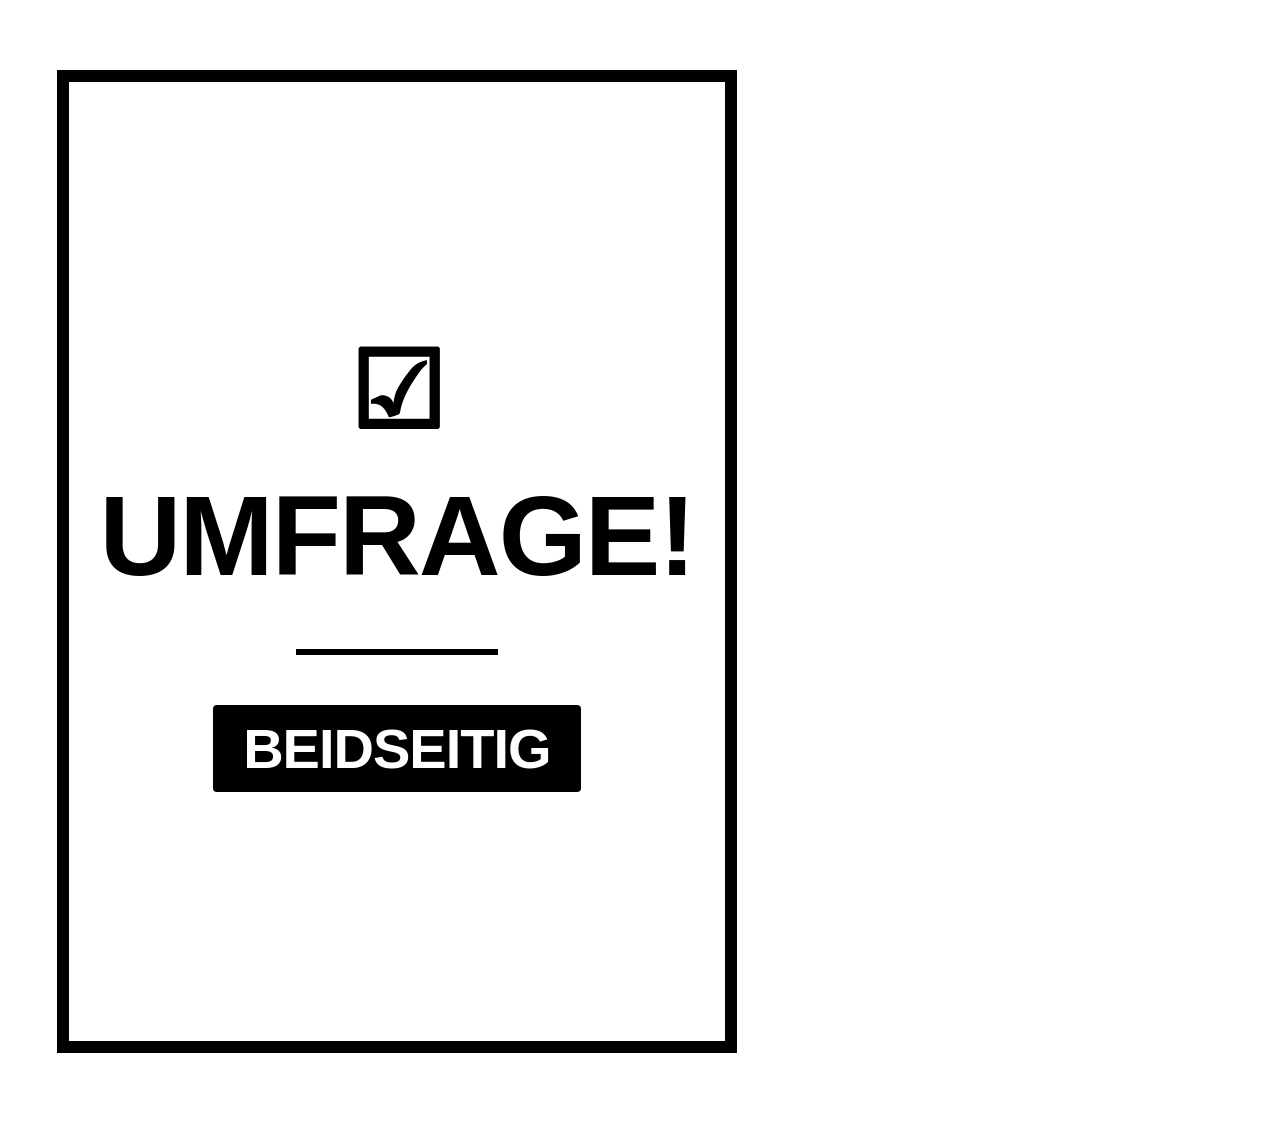
<file: Entrepreneurship/umfrage/umfrage.html>
<!DOCTYPE html>
<html lang="de">
<head>
    <meta charset="UTF-8">
    <title>Umfrage Hinweis</title>
    <style>
        /* A4印刷用の厳格なリセット設定 */
        @page {
            size: A4 portrait;
            margin: 0;
        }
        body {
            margin: 0;
            padding: 0;
            width: 210mm;
            height: 297mm;
            box-sizing: border-box;
            display: flex;
            justify-content: center;
            align-items: center;
            background-color: #ffffff;
            font-family: 'Arial Black', 'Helvetica Neue', Arial, sans-serif;
            -webkit-print-color-adjust: exact;
        }

        /* 案内板としての締まりを出す巨大な外枠 */
        .container {
            width: 180mm;
            height: 260mm;
            border: 12px solid #000000; /* 太いフレームで目立たせる */
            display: flex;
            flex-direction: column;
            justify-content: center;
            align-items: center;
            box-sizing: border-box;
            padding: 20mm;
        }

        /* アイコン代わりのチェックボックス風アート */
        .icon {
            font-size: 80pt;
            font-weight: 900;
            margin-bottom: 20px;
            color: #000000;
        }

        /* 最重要ワード：極太かつ超巨大 */
        .giant-text {
            font-size: 85pt; 
            font-weight: 900;
            color: #000000;
            text-align: center;
            line-height: 1.1;
            text-transform: uppercase; /* 文字のインパクトを強化 */
            letter-spacing: -2px;
        }
        
        /* 区切り線 */
        .divider {
            width: 40%;
            height: 6px;
            background-color: #000000;
            margin: 50px 0;
        }

        /* 「両面あります」のメッセージ：認識しやすいよう少し引いた絶妙なサイズ */
        .sub-text {
            font-size: 42pt;
            font-weight: 900;
            color: #000000;
            text-align: center;
            line-height: 1.2;
            letter-spacing: -1px;
            background-color: #000000; /* 反転させて視覚的フックにする */
            color: #ffffff;
            padding: 10px 30px;
            border-radius: 4px;
        }
    </style>
</head>
<body>

    <div class="container">
        <!-- アンケートであることを直感させる記号 -->
        <div class="icon">&#9745;</div> 
        
        <!-- メインタイトル -->
        <div class="giant-text">Umfrage!</div>
        
        <!-- アクセント線 -->
        <div class="divider"></div>
        
        <!-- 注意喚起 -->
        <div class="sub-text">BEIDSEITIG</div>
    </div>

</body>
</html>
</file>
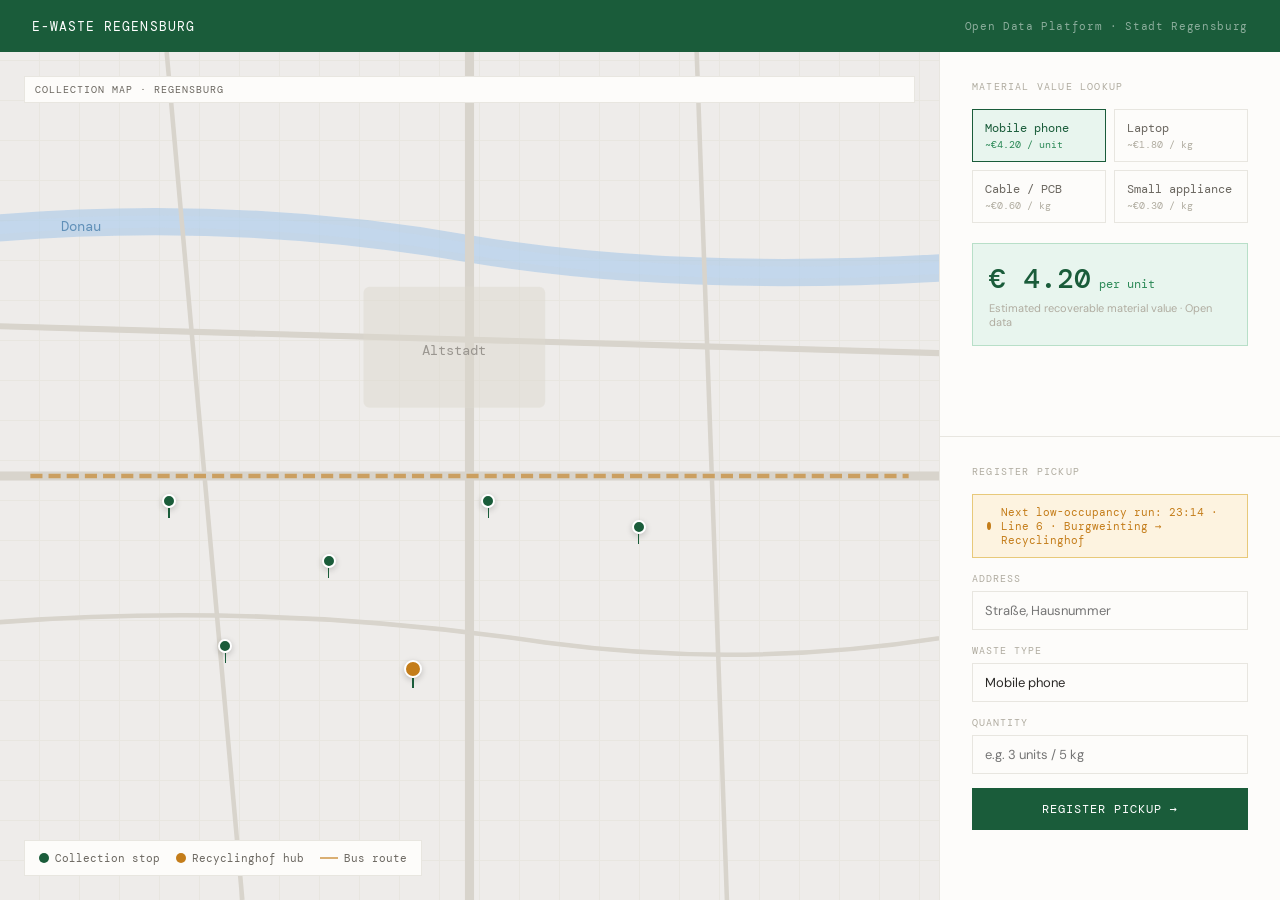
<file: smart-city/project/mockup.html>
<!DOCTYPE html>
<html lang="en">
<head>
<meta charset="UTF-8">
<meta name="viewport" content="width=device-width, initial-scale=1.0">
<title>E-Waste Regensburg</title>
<link href="https://fonts.googleapis.com/css2?family=DM+Mono:wght@400;500&family=DM+Sans:wght@300;400;500&display=swap" rel="stylesheet">
<style>
  *, *::before, *::after { box-sizing: border-box; margin: 0; padding: 0; }

  :root {
    --green: #1a5c3a;
    --green-light: #2d8a58;
    --green-pale: #e8f5ee;
    --amber: #c47d1a;
    --amber-pale: #fdf3e0;
    --gray-0: #f5f4f0;
    --gray-1: #e8e6e0;
    --gray-2: #b0aca0;
    --gray-3: #6b6760;
    --gray-4: #2a2826;
    --white: #fdfcfa;
    --mono: 'DM Mono', monospace;
    --sans: 'DM Sans', sans-serif;
  }

  body {
    font-family: var(--sans);
    background: var(--gray-0);
    color: var(--gray-4);
    min-height: 100vh;
  }

  /* NAV */
  nav {
    background: var(--green);
    padding: 0 32px;
    height: 52px;
    display: flex;
    align-items: center;
    justify-content: space-between;
  }
  .nav-logo {
    font-family: var(--mono);
    font-size: 13px;
    color: #fff;
    letter-spacing: 0.08em;
    text-transform: uppercase;
  }
  .nav-tag {
    font-family: var(--mono);
    font-size: 11px;
    color: rgba(255,255,255,0.5);
    letter-spacing: 0.06em;
  }

  /* LAYOUT */
  .layout {
    display: grid;
    grid-template-columns: 1fr 340px;
    grid-template-rows: auto auto;
    gap: 1px;
    background: var(--gray-1);
    min-height: calc(100vh - 52px);
  }

  .panel {
    background: var(--white);
    padding: 28px 32px;
  }

  .panel-label {
    font-family: var(--mono);
    font-size: 10px;
    letter-spacing: 0.12em;
    text-transform: uppercase;
    color: var(--gray-2);
    margin-bottom: 16px;
  }

  /* MAP PANEL */
  .map-panel {
    grid-row: 1 / 3;
    position: relative;
    padding: 0;
    overflow: hidden;
    min-height: 560px;
  }

  .map-bg {
    width: 100%;
    height: 100%;
    background:
      repeating-linear-gradient(0deg, transparent, transparent 39px, var(--gray-1) 39px, var(--gray-1) 40px),
      repeating-linear-gradient(90deg, transparent, transparent 39px, var(--gray-1) 39px, var(--gray-1) 40px);
    background-color: #eeecea;
    position: absolute;
    inset: 0;
  }

  /* Simplified Regensburg street shapes */
  .map-roads {
    position: absolute;
    inset: 0;
    width: 100%;
    height: 100%;
  }

  .map-overlay {
    position: absolute;
    inset: 0;
    padding: 24px;
    display: flex;
    flex-direction: column;
    justify-content: space-between;
  }

  .map-label {
    font-family: var(--mono);
    font-size: 10px;
    letter-spacing: 0.1em;
    text-transform: uppercase;
    color: var(--gray-3);
    background: var(--white);
    display: inline-block;
    padding: 6px 10px;
    border: 1px solid var(--gray-1);
  }

  /* Collection point pins */
  .pin {
    position: absolute;
    display: flex;
    flex-direction: column;
    align-items: center;
    cursor: pointer;
    transform: translate(-50%, -100%);
  }
  .pin-dot {
    width: 14px;
    height: 14px;
    border-radius: 50%;
    background: var(--green);
    border: 2px solid #fff;
    box-shadow: 0 2px 6px rgba(0,0,0,0.2);
    transition: transform 0.15s;
  }
  .pin:hover .pin-dot { transform: scale(1.3); }
  .pin-line {
    width: 1.5px;
    height: 10px;
    background: var(--green);
  }
  .pin.hub .pin-dot {
    width: 18px;
    height: 18px;
    background: var(--amber);
  }
  .pin-label {
    position: absolute;
    bottom: calc(100% + 4px);
    left: 50%;
    transform: translateX(-50%);
    font-family: var(--mono);
    font-size: 9px;
    white-space: nowrap;
    background: var(--gray-4);
    color: #fff;
    padding: 3px 6px;
    opacity: 0;
    pointer-events: none;
    transition: opacity 0.15s;
  }
  .pin:hover .pin-label { opacity: 1; }

  /* Legend */
  .map-legend {
    display: flex;
    gap: 16px;
    background: var(--white);
    padding: 10px 14px;
    border: 1px solid var(--gray-1);
    width: fit-content;
  }
  .legend-item {
    display: flex;
    align-items: center;
    gap: 6px;
    font-size: 11px;
    color: var(--gray-3);
    font-family: var(--mono);
  }
  .legend-dot {
    width: 10px;
    height: 10px;
    border-radius: 50%;
  }

  /* VALUE PANEL */
  .value-panel {
    border-left: none;
  }

  .waste-type-grid {
    display: grid;
    grid-template-columns: 1fr 1fr;
    gap: 8px;
    margin-bottom: 20px;
  }

  .waste-chip {
    border: 1.5px solid var(--gray-1);
    background: var(--white);
    padding: 10px 12px;
    font-size: 12px;
    font-family: var(--mono);
    color: var(--gray-3);
    cursor: pointer;
    transition: all 0.15s;
    text-align: left;
  }
  .waste-chip:hover, .waste-chip.active {
    border-color: var(--green);
    color: var(--green);
    background: var(--green-pale);
  }
  .waste-chip .chip-value {
    display: block;
    font-size: 10px;
    color: var(--gray-2);
    margin-top: 2px;
  }
  .waste-chip.active .chip-value { color: var(--green-light); }

  .value-result {
    background: var(--green-pale);
    border: 1px solid #b8dfc8;
    padding: 16px;
    display: flex;
    align-items: baseline;
    gap: 8px;
    margin-bottom: 20px;
  }
  .value-number {
    font-family: var(--mono);
    font-size: 28px;
    font-weight: 500;
    color: var(--green);
  }
  .value-unit {
    font-family: var(--mono);
    font-size: 12px;
    color: var(--green-light);
  }
  .value-note {
    font-size: 11px;
    color: var(--gray-2);
    margin-top: 4px;
  }

  /* FORM PANEL */
  .form-panel {
    border-top: none;
  }

  .form-row {
    margin-bottom: 14px;
  }
  .form-label {
    font-family: var(--mono);
    font-size: 10px;
    letter-spacing: 0.1em;
    text-transform: uppercase;
    color: var(--gray-2);
    display: block;
    margin-bottom: 6px;
  }
  .form-input, .form-select {
    width: 100%;
    border: 1.5px solid var(--gray-1);
    background: var(--white);
    padding: 10px 12px;
    font-size: 13px;
    font-family: var(--sans);
    color: var(--gray-4);
    outline: none;
    transition: border-color 0.15s;
    appearance: none;
  }
  .form-input:focus, .form-select:focus {
    border-color: var(--green);
  }

  .bus-indicator {
    display: flex;
    align-items: center;
    gap: 10px;
    background: var(--amber-pale);
    border: 1px solid #e8c97a;
    padding: 10px 14px;
    margin-bottom: 14px;
  }
  .bus-dot {
    width: 8px;
    height: 8px;
    border-radius: 50%;
    background: var(--amber);
    animation: pulse 2s ease-in-out infinite;
  }
  @keyframes pulse {
    0%, 100% { opacity: 1; }
    50% { opacity: 0.4; }
  }
  .bus-text {
    font-family: var(--mono);
    font-size: 11px;
    color: var(--amber);
  }

  .submit-btn {
    width: 100%;
    background: var(--green);
    color: #fff;
    border: none;
    padding: 13px;
    font-family: var(--mono);
    font-size: 12px;
    letter-spacing: 0.08em;
    text-transform: uppercase;
    cursor: pointer;
    transition: background 0.15s;
  }
  .submit-btn:hover { background: var(--green-light); }

  /* Bus route overlay on map */
  .route-line {
    position: absolute;
    pointer-events: none;
  }
</style>
</head>
<body>

<nav>
  <span class="nav-logo">E-Waste Regensburg</span>
  <span class="nav-tag">Open Data Platform · Stadt Regensburg</span>
</nav>

<div class="layout">

  <!-- MAP -->
  <div class="panel map-panel">
    <div class="map-bg"></div>

    <!-- SVG road skeleton (simplified Regensburg) -->
    <svg class="map-roads" viewBox="0 0 700 560" preserveAspectRatio="xMidYMid slice">
      <!-- Danube river -->
      <path d="M0 120 Q180 100 350 130 Q500 155 700 140" fill="none" stroke="#a8c8e8" stroke-width="18" opacity="0.6"/>
      <path d="M0 120 Q180 100 350 130 Q500 155 700 140" fill="none" stroke="#c0d8f0" stroke-width="8" opacity="0.4"/>

      <!-- Major roads -->
      <line x1="350" y1="0" x2="350" y2="560" stroke="#d8d4cc" stroke-width="6"/>
      <line x1="0" y1="280" x2="700" y2="280" stroke="#d8d4cc" stroke-width="6"/>
      <line x1="0" y1="180" x2="700" y2="200" stroke="#d8d4cc" stroke-width="4"/>
      <line x1="150" y1="0" x2="200" y2="560" stroke="#d8d4cc" stroke-width="3"/>
      <line x1="500" y1="0" x2="520" y2="560" stroke="#d8d4cc" stroke-width="3"/>
      <path d="M0 380 Q200 360 400 390 Q550 410 700 380" fill="none" stroke="#d8d4cc" stroke-width="3"/>

      <!-- Bus route highlight (Line 1) -->
      <path d="M60 280 L350 280 L520 280 L640 280" fill="none" stroke="#c47d1a" stroke-width="3" stroke-dasharray="8 4" opacity="0.6"/>

      <!-- Old town block -->
      <rect x="280" y="155" width="120" height="80" rx="4" fill="#ddd9d0" opacity="0.5"/>
      <text x="340" y="200" text-anchor="middle" font-family="'DM Mono',monospace" font-size="9" fill="#9a9690">Altstadt</text>

      <!-- Danube label -->
      <text x="80" y="118" font-family="'DM Mono',monospace" font-size="9" fill="#6090b8">Donau</text>
    </svg>

    <!-- Collection point pins -->
    <div class="pin" style="left:18%;top:55%" title="Hauptbahnhof">
      <span class="pin-label">Hauptbahnhof</span>
      <div class="pin-dot"></div>
      <div class="pin-line"></div>
    </div>
    <div class="pin" style="left:35%;top:62%">
      <span class="pin-label">Jakobsplatz</span>
      <div class="pin-dot"></div>
      <div class="pin-line"></div>
    </div>
    <div class="pin" style="left:52%;top:55%">
      <span class="pin-label">Universität</span>
      <div class="pin-dot"></div>
      <div class="pin-line"></div>
    </div>
    <div class="pin" style="left:68%;top:58%">
      <span class="pin-label">Burgweinting</span>
      <div class="pin-dot"></div>
      <div class="pin-line"></div>
    </div>
    <div class="pin" style="left:24%;top:72%">
      <span class="pin-label">Kumpfmühl</span>
      <div class="pin-dot"></div>
      <div class="pin-line"></div>
    </div>
    <!-- Hub (Recyclinghof) -->
    <div class="pin hub" style="left:44%;top:75%">
      <span class="pin-label">Recyclinghof ★</span>
      <div class="pin-dot"></div>
      <div class="pin-line"></div>
    </div>

    <div class="map-overlay">
      <span class="map-label">Collection map · Regensburg</span>
      <div class="map-legend">
        <div class="legend-item">
          <div class="legend-dot" style="background:var(--green)"></div>
          Collection stop
        </div>
        <div class="legend-item">
          <div class="legend-dot" style="background:var(--amber)"></div>
          Recyclinghof hub
        </div>
        <div class="legend-item">
          <div style="width:18px;height:2px;background:var(--amber);opacity:0.6;border-top:2px dashed var(--amber)"></div>
          Bus route
        </div>
      </div>
    </div>
  </div>

  <!-- VALUE PANEL -->
  <div class="panel value-panel">
    <div class="panel-label">Material value lookup</div>

    <div class="waste-type-grid">
      <button class="waste-chip active" onclick="selectWaste(this, 4.20)">
        Mobile phone
        <span class="chip-value">~€4.20 / unit</span>
      </button>
      <button class="waste-chip" onclick="selectWaste(this, 1.80)">
        Laptop
        <span class="chip-value">~€1.80 / kg</span>
      </button>
      <button class="waste-chip" onclick="selectWaste(this, 0.60)">
        Cable / PCB
        <span class="chip-value">~€0.60 / kg</span>
      </button>
      <button class="waste-chip" onclick="selectWaste(this, 0.30)">
        Small appliance
        <span class="chip-value">~€0.30 / kg</span>
      </button>
    </div>

    <div class="value-result">
      <div>
        <div style="display:flex;align-items:baseline;gap:8px">
          <span class="value-number" id="val-display">€ 4.20</span>
          <span class="value-unit">per unit</span>
        </div>
        <div class="value-note">Estimated recoverable material value · Open data</div>
      </div>
    </div>
  </div>

  <!-- FORM PANEL -->
  <div class="panel form-panel">
    <div class="panel-label">Register pickup</div>

    <div class="bus-indicator">
      <div class="bus-dot"></div>
      <span class="bus-text">Next low-occupancy run: 23:14 · Line 6 · Burgweinting → Recyclinghof</span>
    </div>

    <div class="form-row">
      <label class="form-label">Address</label>
      <input class="form-input" type="text" placeholder="Straße, Hausnummer">
    </div>
    <div class="form-row">
      <label class="form-label">Waste type</label>
      <select class="form-select">
        <option>Mobile phone</option>
        <option>Laptop</option>
        <option>Cable / PCB</option>
        <option>Small appliance</option>
        <option>Large appliance</option>
      </select>
    </div>
    <div class="form-row">
      <label class="form-label">Quantity</label>
      <input class="form-input" type="text" placeholder="e.g. 3 units / 5 kg">
    </div>

    <button class="submit-btn">Register pickup →</button>
  </div>

</div>

<script>
function selectWaste(el, val) {
  document.querySelectorAll('.waste-chip').forEach(c => c.classList.remove('active'));
  el.classList.add('active');
  document.getElementById('val-display').textContent = '€ ' + val.toFixed(2);
}
</script>
</body>
</html>
</file>
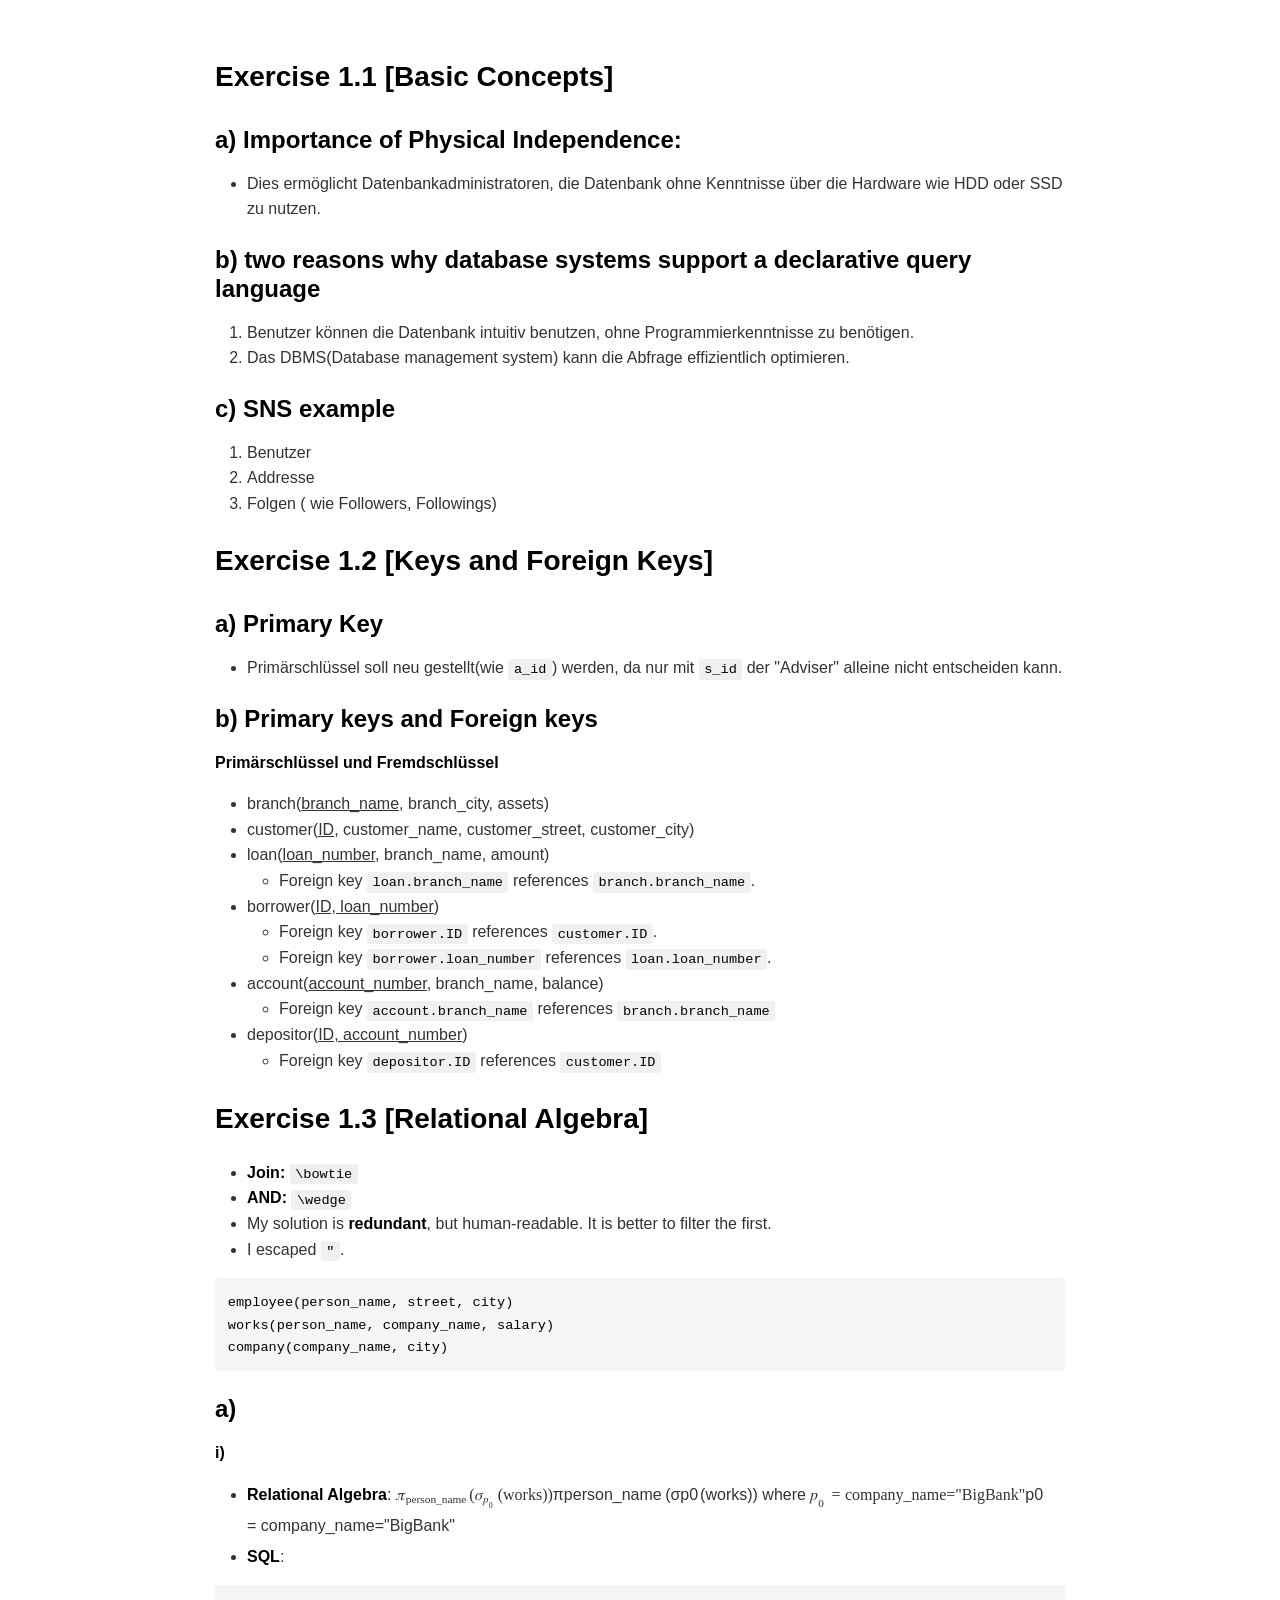
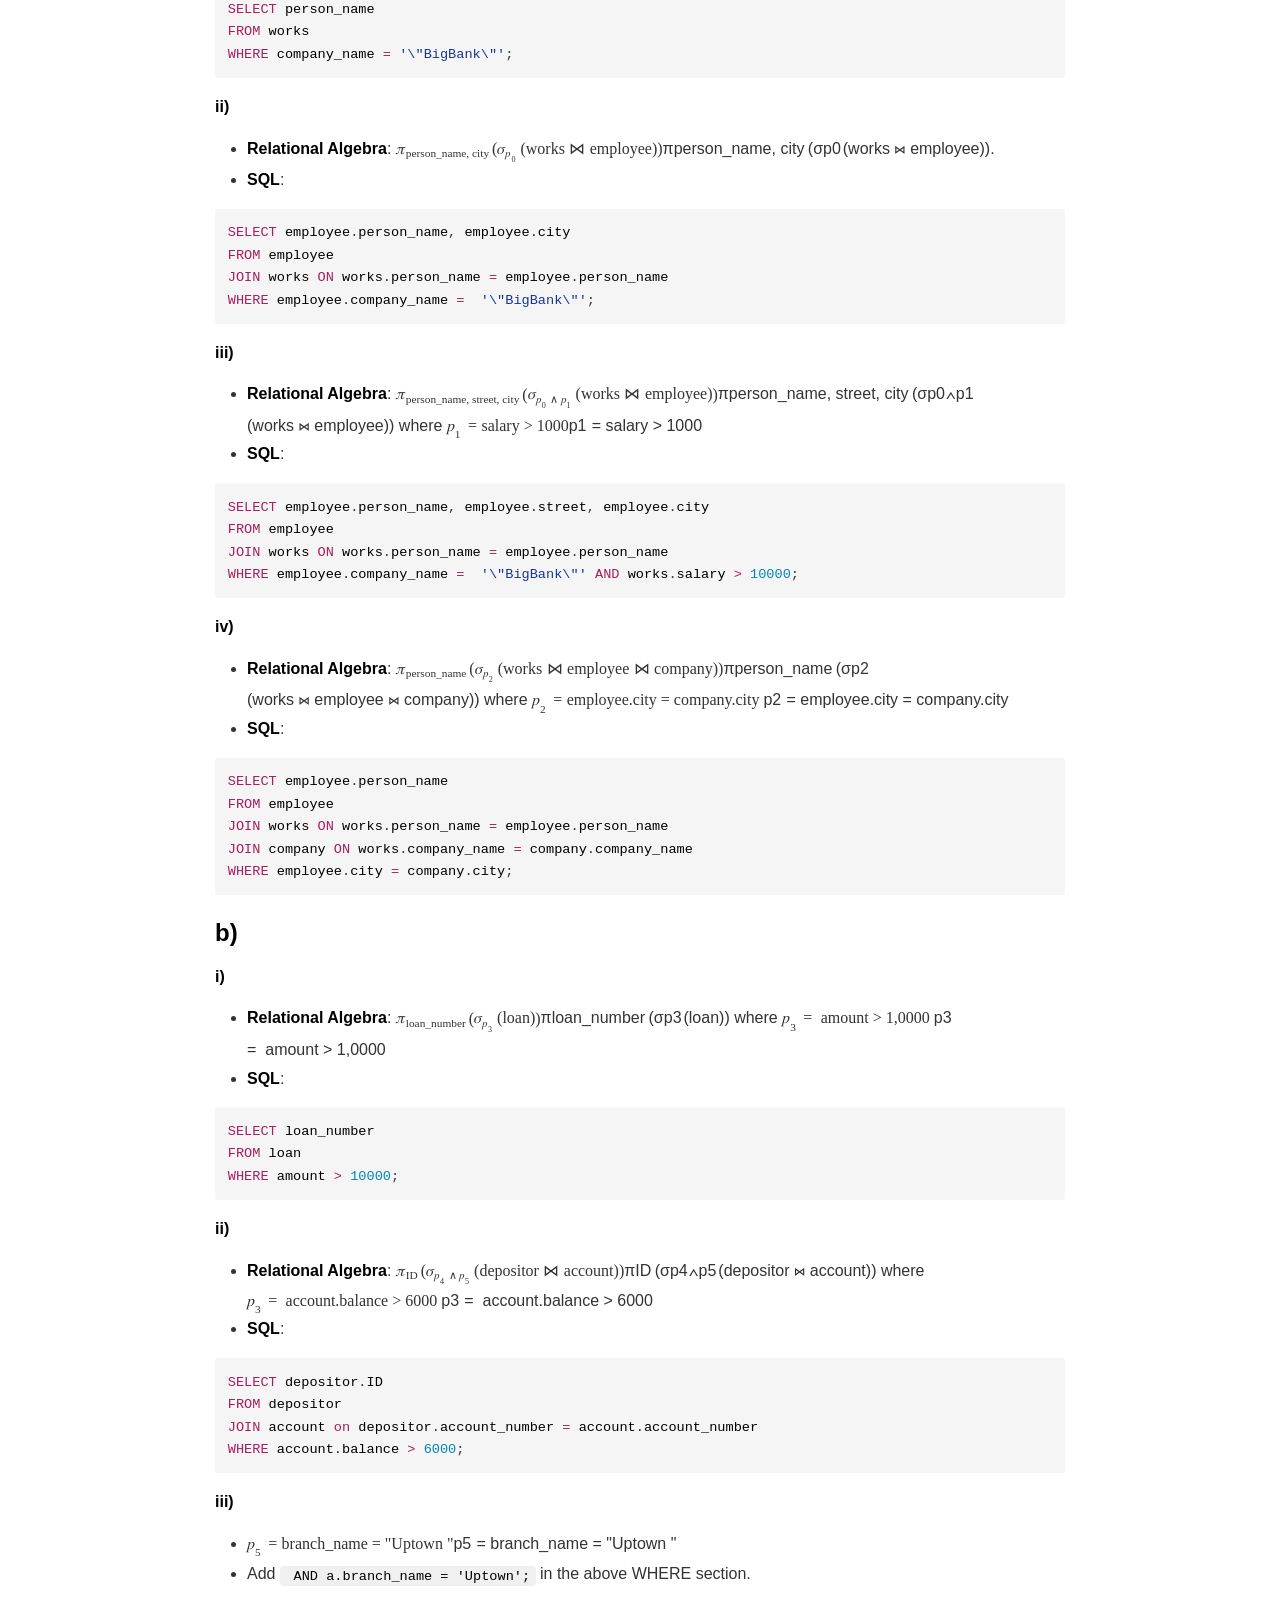
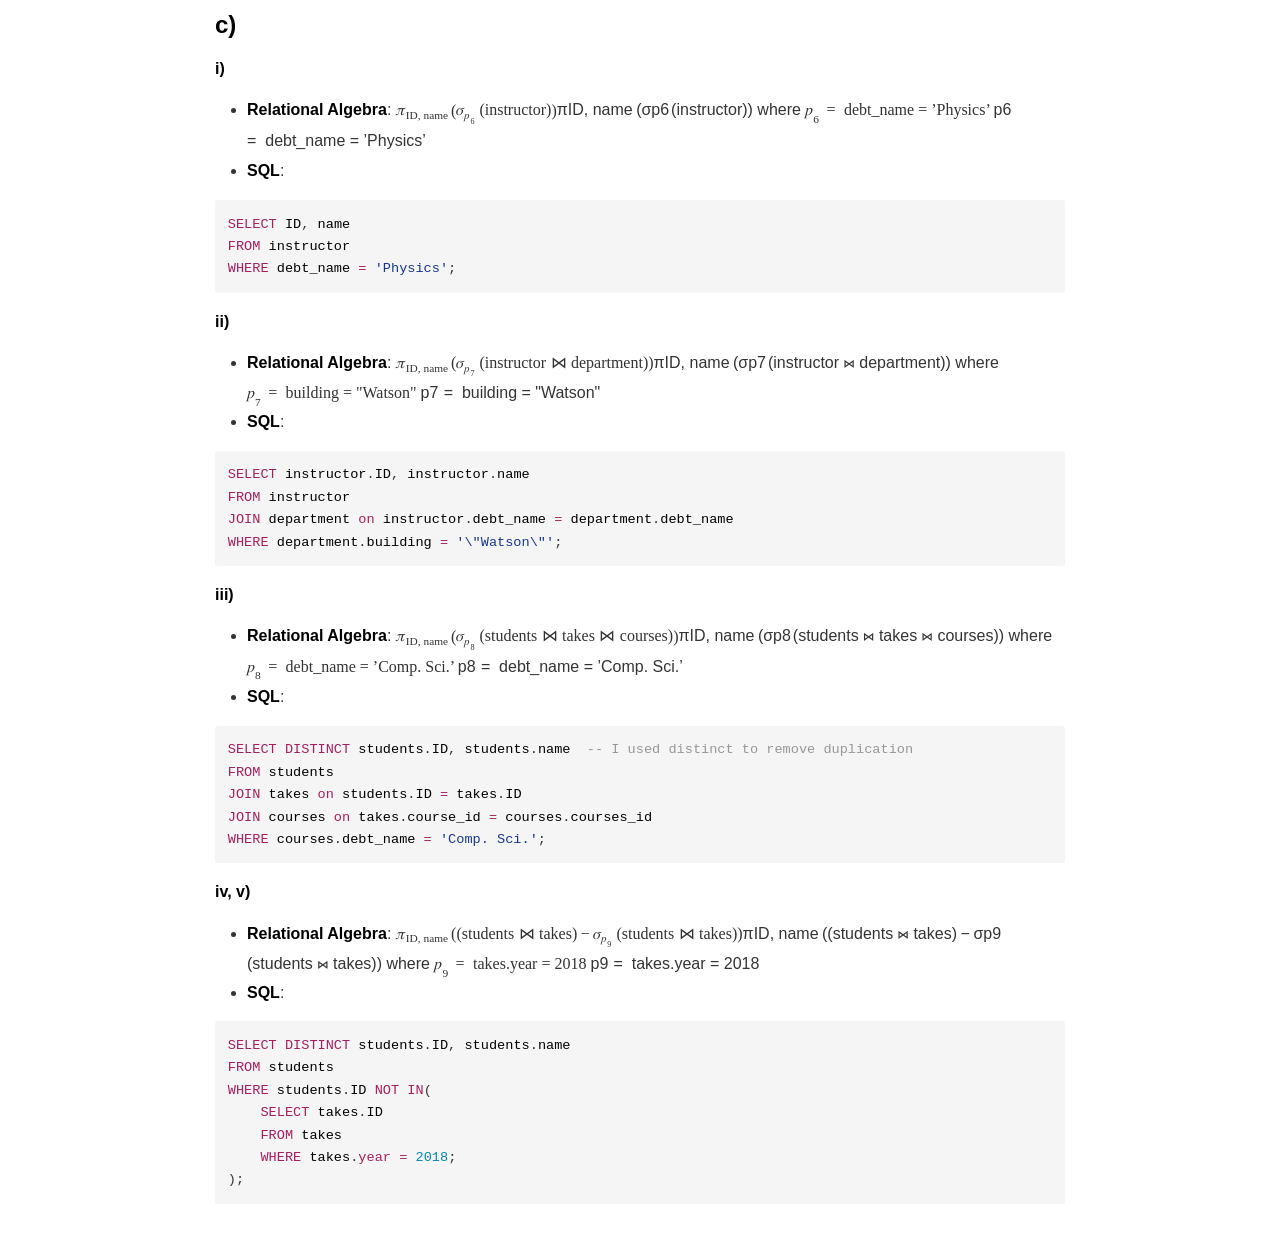
<file: DB/Ex/ex01/ex01.html>
<!DOCTYPE html><html><head>
      <title>ex01</title>
      <meta charset="utf-8">
      <meta name="viewport" content="width=device-width, initial-scale=1.0">
      
      <link rel="stylesheet" href="file:////home/user/.vscode-oss/extensions/shd101wyy.markdown-preview-enhanced-0.8.19-universal/crossnote/dependencies/katex/katex.min.css">
      
      
      
      
      
      <style>
      code[class*=language-],pre[class*=language-]{color:#333;background:0 0;font-family:Consolas,"Liberation Mono",Menlo,Courier,monospace;text-align:left;white-space:pre;word-spacing:normal;word-break:normal;word-wrap:normal;line-height:1.4;-moz-tab-size:8;-o-tab-size:8;tab-size:8;-webkit-hyphens:none;-moz-hyphens:none;-ms-hyphens:none;hyphens:none}pre[class*=language-]{padding:.8em;overflow:auto;border-radius:3px;background:#f5f5f5}:not(pre)>code[class*=language-]{padding:.1em;border-radius:.3em;white-space:normal;background:#f5f5f5}.token.blockquote,.token.comment{color:#969896}.token.cdata{color:#183691}.token.doctype,.token.macro.property,.token.punctuation,.token.variable{color:#333}.token.builtin,.token.important,.token.keyword,.token.operator,.token.rule{color:#a71d5d}.token.attr-value,.token.regex,.token.string,.token.url{color:#183691}.token.atrule,.token.boolean,.token.code,.token.command,.token.constant,.token.entity,.token.number,.token.property,.token.symbol{color:#0086b3}.token.prolog,.token.selector,.token.tag{color:#63a35c}.token.attr-name,.token.class,.token.class-name,.token.function,.token.id,.token.namespace,.token.pseudo-class,.token.pseudo-element,.token.url-reference .token.variable{color:#795da3}.token.entity{cursor:help}.token.title,.token.title .token.punctuation{font-weight:700;color:#1d3e81}.token.list{color:#ed6a43}.token.inserted{background-color:#eaffea;color:#55a532}.token.deleted{background-color:#ffecec;color:#bd2c00}.token.bold{font-weight:700}.token.italic{font-style:italic}.language-json .token.property{color:#183691}.language-markup .token.tag .token.punctuation{color:#333}.language-css .token.function,code.language-css{color:#0086b3}.language-yaml .token.atrule{color:#63a35c}code.language-yaml{color:#183691}.language-ruby .token.function{color:#333}.language-markdown .token.url{color:#795da3}.language-makefile .token.symbol{color:#795da3}.language-makefile .token.variable{color:#183691}.language-makefile .token.builtin{color:#0086b3}.language-bash .token.keyword{color:#0086b3}pre[data-line]{position:relative;padding:1em 0 1em 3em}pre[data-line] .line-highlight-wrapper{position:absolute;top:0;left:0;background-color:transparent;display:block;width:100%}pre[data-line] .line-highlight{position:absolute;left:0;right:0;padding:inherit 0;margin-top:1em;background:hsla(24,20%,50%,.08);background:linear-gradient(to right,hsla(24,20%,50%,.1) 70%,hsla(24,20%,50%,0));pointer-events:none;line-height:inherit;white-space:pre}pre[data-line] .line-highlight:before,pre[data-line] .line-highlight[data-end]:after{content:attr(data-start);position:absolute;top:.4em;left:.6em;min-width:1em;padding:0 .5em;background-color:hsla(24,20%,50%,.4);color:#f4f1ef;font:bold 65%/1.5 sans-serif;text-align:center;vertical-align:.3em;border-radius:999px;text-shadow:none;box-shadow:0 1px #fff}pre[data-line] .line-highlight[data-end]:after{content:attr(data-end);top:auto;bottom:.4em}html body{font-family:'Helvetica Neue',Helvetica,'Segoe UI',Arial,freesans,sans-serif;font-size:16px;line-height:1.6;color:#333;background-color:#fff;overflow:initial;box-sizing:border-box;word-wrap:break-word}html body>:first-child{margin-top:0}html body h1,html body h2,html body h3,html body h4,html body h5,html body h6{line-height:1.2;margin-top:1em;margin-bottom:16px;color:#000}html body h1{font-size:2.25em;font-weight:300;padding-bottom:.3em}html body h2{font-size:1.75em;font-weight:400;padding-bottom:.3em}html body h3{font-size:1.5em;font-weight:500}html body h4{font-size:1.25em;font-weight:600}html body h5{font-size:1.1em;font-weight:600}html body h6{font-size:1em;font-weight:600}html body h1,html body h2,html body h3,html body h4,html body h5{font-weight:600}html body h5{font-size:1em}html body h6{color:#5c5c5c}html body strong{color:#000}html body del{color:#5c5c5c}html body a:not([href]){color:inherit;text-decoration:none}html body a{color:#08c;text-decoration:none}html body a:hover{color:#00a3f5;text-decoration:none}html body img{max-width:100%}html body>p{margin-top:0;margin-bottom:16px;word-wrap:break-word}html body>ol,html body>ul{margin-bottom:16px}html body ol,html body ul{padding-left:2em}html body ol.no-list,html body ul.no-list{padding:0;list-style-type:none}html body ol ol,html body ol ul,html body ul ol,html body ul ul{margin-top:0;margin-bottom:0}html body li{margin-bottom:0}html body li.task-list-item{list-style:none}html body li>p{margin-top:0;margin-bottom:0}html body .task-list-item-checkbox{margin:0 .2em .25em -1.8em;vertical-align:middle}html body .task-list-item-checkbox:hover{cursor:pointer}html body blockquote{margin:16px 0;font-size:inherit;padding:0 15px;color:#5c5c5c;background-color:#f0f0f0;border-left:4px solid #d6d6d6}html body blockquote>:first-child{margin-top:0}html body blockquote>:last-child{margin-bottom:0}html body hr{height:4px;margin:32px 0;background-color:#d6d6d6;border:0 none}html body table{margin:10px 0 15px 0;border-collapse:collapse;border-spacing:0;display:block;width:100%;overflow:auto;word-break:normal;word-break:keep-all}html body table th{font-weight:700;color:#000}html body table td,html body table th{border:1px solid #d6d6d6;padding:6px 13px}html body dl{padding:0}html body dl dt{padding:0;margin-top:16px;font-size:1em;font-style:italic;font-weight:700}html body dl dd{padding:0 16px;margin-bottom:16px}html body code{font-family:Menlo,Monaco,Consolas,'Courier New',monospace;font-size:.85em;color:#000;background-color:#f0f0f0;border-radius:3px;padding:.2em 0}html body code::after,html body code::before{letter-spacing:-.2em;content:'\00a0'}html body pre>code{padding:0;margin:0;word-break:normal;white-space:pre;background:0 0;border:0}html body .highlight{margin-bottom:16px}html body .highlight pre,html body pre{padding:1em;overflow:auto;line-height:1.45;border:#d6d6d6;border-radius:3px}html body .highlight pre{margin-bottom:0;word-break:normal}html body pre code,html body pre tt{display:inline;max-width:initial;padding:0;margin:0;overflow:initial;line-height:inherit;word-wrap:normal;background-color:transparent;border:0}html body pre code:after,html body pre code:before,html body pre tt:after,html body pre tt:before{content:normal}html body blockquote,html body dl,html body ol,html body p,html body pre,html body ul{margin-top:0;margin-bottom:16px}html body kbd{color:#000;border:1px solid #d6d6d6;border-bottom:2px solid #c7c7c7;padding:2px 4px;background-color:#f0f0f0;border-radius:3px}@media print{html body{background-color:#fff}html body h1,html body h2,html body h3,html body h4,html body h5,html body h6{color:#000;page-break-after:avoid}html body blockquote{color:#5c5c5c}html body pre{page-break-inside:avoid}html body table{display:table}html body img{display:block;max-width:100%;max-height:100%}html body code,html body pre{word-wrap:break-word;white-space:pre}}.markdown-preview{width:100%;height:100%;box-sizing:border-box}.markdown-preview ul{list-style:disc}.markdown-preview ul ul{list-style:circle}.markdown-preview ul ul ul{list-style:square}.markdown-preview ol{list-style:decimal}.markdown-preview ol ol,.markdown-preview ul ol{list-style-type:lower-roman}.markdown-preview ol ol ol,.markdown-preview ol ul ol,.markdown-preview ul ol ol,.markdown-preview ul ul ol{list-style-type:lower-alpha}.markdown-preview .newpage,.markdown-preview .pagebreak{page-break-before:always}.markdown-preview pre.line-numbers{position:relative;padding-left:3.8em;counter-reset:linenumber}.markdown-preview pre.line-numbers>code{position:relative}.markdown-preview pre.line-numbers .line-numbers-rows{position:absolute;pointer-events:none;top:1em;font-size:100%;left:0;width:3em;letter-spacing:-1px;border-right:1px solid #999;-webkit-user-select:none;-moz-user-select:none;-ms-user-select:none;user-select:none}.markdown-preview pre.line-numbers .line-numbers-rows>span{pointer-events:none;display:block;counter-increment:linenumber}.markdown-preview pre.line-numbers .line-numbers-rows>span:before{content:counter(linenumber);color:#999;display:block;padding-right:.8em;text-align:right}.markdown-preview .mathjax-exps .MathJax_Display{text-align:center!important}.markdown-preview:not([data-for=preview]) .code-chunk .code-chunk-btn-group{display:none}.markdown-preview:not([data-for=preview]) .code-chunk .status{display:none}.markdown-preview:not([data-for=preview]) .code-chunk .output-div{margin-bottom:16px}.markdown-preview .md-toc{padding:0}.markdown-preview .md-toc .md-toc-link-wrapper .md-toc-link{display:inline;padding:.25rem 0}.markdown-preview .md-toc .md-toc-link-wrapper .md-toc-link div,.markdown-preview .md-toc .md-toc-link-wrapper .md-toc-link p{display:inline}.markdown-preview .md-toc .md-toc-link-wrapper.highlighted .md-toc-link{font-weight:800}.scrollbar-style::-webkit-scrollbar{width:8px}.scrollbar-style::-webkit-scrollbar-track{border-radius:10px;background-color:transparent}.scrollbar-style::-webkit-scrollbar-thumb{border-radius:5px;background-color:rgba(150,150,150,.66);border:4px solid rgba(150,150,150,.66);background-clip:content-box}html body[for=html-export]:not([data-presentation-mode]){position:relative;width:100%;height:100%;top:0;left:0;margin:0;padding:0;overflow:auto}html body[for=html-export]:not([data-presentation-mode]) .markdown-preview{position:relative;top:0;min-height:100vh}@media screen and (min-width:914px){html body[for=html-export]:not([data-presentation-mode]) .markdown-preview{padding:2em calc(50% - 457px + 2em)}}@media screen and (max-width:914px){html body[for=html-export]:not([data-presentation-mode]) .markdown-preview{padding:2em}}@media screen and (max-width:450px){html body[for=html-export]:not([data-presentation-mode]) .markdown-preview{font-size:14px!important;padding:1em}}@media print{html body[for=html-export]:not([data-presentation-mode]) #sidebar-toc-btn{display:none}}html body[for=html-export]:not([data-presentation-mode]) #sidebar-toc-btn{position:fixed;bottom:8px;left:8px;font-size:28px;cursor:pointer;color:inherit;z-index:99;width:32px;text-align:center;opacity:.4}html body[for=html-export]:not([data-presentation-mode])[html-show-sidebar-toc] #sidebar-toc-btn{opacity:1}html body[for=html-export]:not([data-presentation-mode])[html-show-sidebar-toc] .md-sidebar-toc{position:fixed;top:0;left:0;width:300px;height:100%;padding:32px 0 48px 0;font-size:14px;box-shadow:0 0 4px rgba(150,150,150,.33);box-sizing:border-box;overflow:auto;background-color:inherit}html body[for=html-export]:not([data-presentation-mode])[html-show-sidebar-toc] .md-sidebar-toc::-webkit-scrollbar{width:8px}html body[for=html-export]:not([data-presentation-mode])[html-show-sidebar-toc] .md-sidebar-toc::-webkit-scrollbar-track{border-radius:10px;background-color:transparent}html body[for=html-export]:not([data-presentation-mode])[html-show-sidebar-toc] .md-sidebar-toc::-webkit-scrollbar-thumb{border-radius:5px;background-color:rgba(150,150,150,.66);border:4px solid rgba(150,150,150,.66);background-clip:content-box}html body[for=html-export]:not([data-presentation-mode])[html-show-sidebar-toc] .md-sidebar-toc a{text-decoration:none}html body[for=html-export]:not([data-presentation-mode])[html-show-sidebar-toc] .md-sidebar-toc .md-toc{padding:0 16px}html body[for=html-export]:not([data-presentation-mode])[html-show-sidebar-toc] .md-sidebar-toc .md-toc .md-toc-link-wrapper .md-toc-link{display:inline;padding:.25rem 0}html body[for=html-export]:not([data-presentation-mode])[html-show-sidebar-toc] .md-sidebar-toc .md-toc .md-toc-link-wrapper .md-toc-link div,html body[for=html-export]:not([data-presentation-mode])[html-show-sidebar-toc] .md-sidebar-toc .md-toc .md-toc-link-wrapper .md-toc-link p{display:inline}html body[for=html-export]:not([data-presentation-mode])[html-show-sidebar-toc] .md-sidebar-toc .md-toc .md-toc-link-wrapper.highlighted .md-toc-link{font-weight:800}html body[for=html-export]:not([data-presentation-mode])[html-show-sidebar-toc] .markdown-preview{left:300px;width:calc(100% - 300px);padding:2em calc(50% - 457px - 300px / 2);margin:0;box-sizing:border-box}@media screen and (max-width:1274px){html body[for=html-export]:not([data-presentation-mode])[html-show-sidebar-toc] .markdown-preview{padding:2em}}@media screen and (max-width:450px){html body[for=html-export]:not([data-presentation-mode])[html-show-sidebar-toc] .markdown-preview{width:100%}}html body[for=html-export]:not([data-presentation-mode]):not([html-show-sidebar-toc]) .markdown-preview{left:50%;transform:translateX(-50%)}html body[for=html-export]:not([data-presentation-mode]):not([html-show-sidebar-toc]) .md-sidebar-toc{display:none}
/* Please visit the URL below for more information: */
/*   https://shd101wyy.github.io/markdown-preview-enhanced/#/customize-css */

      </style>
      <!-- The content below will be included at the end of the <head> element. --><script type="text/javascript">
  document.addEventListener("DOMContentLoaded", function () {
    // your code here
  });
</script></head><body for="html-export">
    
    
      <div class="crossnote markdown-preview  ">
      
<h2 id="exercise-11-basic-concepts">Exercise 1.1 [Basic Concepts] </h2>
<h3 id="a-importance-of-physical-independence">a) <strong>Importance of Physical Independence</strong>: </h3>
<ul>
<li>Dies ermöglicht Datenbankadministratoren, die Datenbank ohne Kenntnisse über die Hardware wie HDD oder SSD zu nutzen.</li>
</ul>
<h3 id="b-two-reasons-why-database-systems-support-a-declarative-query-language">b) <strong>two reasons why database systems support a declarative query language</strong> </h3>
<ol>
<li>Benutzer können die Datenbank intuitiv benutzen, ohne Programmierkenntnisse zu benötigen.</li>
<li>Das DBMS(Database management system) kann die Abfrage effizientlich optimieren.</li>
</ol>
<h3 id="c-sns-example">c) <strong>SNS example</strong> </h3>
<ol>
<li>Benutzer</li>
<li>Addresse</li>
<li>Folgen ( wie Followers, Followings)</li>
</ol>
<h2 id="exercise-12-keys-and-foreign-keys">Exercise 1.2 [Keys and Foreign Keys] </h2>
<h3 id="a-primary-key">a) <strong>Primary Key</strong> </h3>
<ul>
<li>Primärschlüssel soll neu gestellt(wie <code>a_id</code>) werden, da nur mit <code>s_id</code> der "Adviser" alleine nicht entscheiden kann.</li>
</ul>
<h3 id="b-primary-keys-and-foreign-keys">b) <strong>Primary keys and Foreign keys</strong> </h3>
<p><strong>Primärschlüssel und Fremdschlüssel</strong></p>
<ul>
<li>branch(<u>branch_name</u>, branch_city, assets)</li>
<li>customer(<u>ID</u>, customer_name, customer_street, customer_city)</li>
<li>loan(<u>loan_number</u>, branch_name, amount)
<ul>
<li>Foreign key <code>loan.branch_name</code> references <code>branch.branch_name</code>.</li>
</ul>
</li>
<li>borrower(<u>ID, loan_number</u>)
<ul>
<li>Foreign key <code>borrower.ID</code> references <code>customer.ID</code>.</li>
<li>Foreign key <code>borrower.loan_number</code> references <code>loan.loan_number</code>.</li>
</ul>
</li>
<li>account(<u>account_number</u>, branch_name, balance)
<ul>
<li>Foreign key <code>account.branch_name</code> references <code>branch.branch_name</code></li>
</ul>
</li>
<li>depositor(<u>ID, account_number</u>)
<ul>
<li>Foreign key <code>depositor.ID</code> references <code>customer.ID</code></li>
</ul>
</li>
</ul>
<h2 id="exercise-13-relational-algebra">Exercise 1.3 [Relational Algebra] </h2>
<ul>
<li><strong>Join:</strong> <code>\bowtie</code></li>
<li><strong>AND:</strong> <code>\wedge</code></li>
<li>My solution is <strong>redundant</strong>, but human-readable. It is better to filter the first.</li>
<li>I escaped <code>"</code>.</li>
</ul>
<pre data-role="codeBlock" data-info="" class="language-text"><code>employee(person_name, street, city)
works(person_name, company_name, salary)
company(company_name, city)
</code></pre><h3 id="a">a) </h3>
<p><strong>i)</strong></p>
<ul>
<li><strong>Relational Algebra</strong>: <span class="katex"><span class="katex-mathml"><math xmlns="http://www.w3.org/1998/Math/MathML"><semantics><mrow><msub><mi>π</mi><mtext>person_name</mtext></msub><mrow><mo fence="true">(</mo><msub><mi>σ</mi><msub><mi>p</mi><mn>0</mn></msub></msub><mo stretchy="false">(</mo><mtext>works</mtext><mo stretchy="false">)</mo><mo fence="true">)</mo></mrow></mrow><annotation encoding="application/x-tex">\pi_{\text{person\_name}}\left( \sigma_{p_0} (\text{works}) \right)</annotation></semantics></math></span><span class="katex-html" aria-hidden="true"><span class="base"><span class="strut" style="height:1.117em;vertical-align:-0.367em;"></span><span class="mord"><span class="mord mathnormal" style="margin-right:0.03588em;">π</span><span class="msupsub"><span class="vlist-t vlist-t2"><span class="vlist-r"><span class="vlist" style="height:0.1514em;"><span style="top:-2.55em;margin-left:-0.0359em;margin-right:0.05em;"><span class="pstrut" style="height:2.7em;"></span><span class="sizing reset-size6 size3 mtight"><span class="mord mtight"><span class="mord text mtight"><span class="mord mtight">person_name</span></span></span></span></span></span><span class="vlist-s">​</span></span><span class="vlist-r"><span class="vlist" style="height:0.367em;"><span></span></span></span></span></span></span><span class="mspace" style="margin-right:0.1667em;"></span><span class="minner"><span class="mopen delimcenter" style="top:0em;">(</span><span class="mord"><span class="mord mathnormal" style="margin-right:0.03588em;">σ</span><span class="msupsub"><span class="vlist-t vlist-t2"><span class="vlist-r"><span class="vlist" style="height:0.1514em;"><span style="top:-2.55em;margin-left:-0.0359em;margin-right:0.05em;"><span class="pstrut" style="height:2.7em;"></span><span class="sizing reset-size6 size3 mtight"><span class="mord mtight"><span class="mord mtight"><span class="mord mathnormal mtight">p</span><span class="msupsub"><span class="vlist-t vlist-t2"><span class="vlist-r"><span class="vlist" style="height:0.3173em;"><span style="top:-2.357em;margin-left:0em;margin-right:0.0714em;"><span class="pstrut" style="height:2.5em;"></span><span class="sizing reset-size3 size1 mtight"><span class="mord mtight">0</span></span></span></span><span class="vlist-s">​</span></span><span class="vlist-r"><span class="vlist" style="height:0.143em;"><span></span></span></span></span></span></span></span></span></span></span><span class="vlist-s">​</span></span><span class="vlist-r"><span class="vlist" style="height:0.2861em;"><span></span></span></span></span></span></span><span class="mopen">(</span><span class="mord text"><span class="mord">works</span></span><span class="mclose">)</span><span class="mclose delimcenter" style="top:0em;">)</span></span></span></span></span> where <span class="katex"><span class="katex-mathml"><math xmlns="http://www.w3.org/1998/Math/MathML"><semantics><mrow><msub><mi>p</mi><mn>0</mn></msub><mo>=</mo><mtext>company_name="BigBank"</mtext></mrow><annotation encoding="application/x-tex">p_0 = \text{company\_name="BigBank"}</annotation></semantics></math></span><span class="katex-html" aria-hidden="true"><span class="base"><span class="strut" style="height:0.625em;vertical-align:-0.1944em;"></span><span class="mord"><span class="mord mathnormal">p</span><span class="msupsub"><span class="vlist-t vlist-t2"><span class="vlist-r"><span class="vlist" style="height:0.3011em;"><span style="top:-2.55em;margin-left:0em;margin-right:0.05em;"><span class="pstrut" style="height:2.7em;"></span><span class="sizing reset-size6 size3 mtight"><span class="mord mtight">0</span></span></span></span><span class="vlist-s">​</span></span><span class="vlist-r"><span class="vlist" style="height:0.15em;"><span></span></span></span></span></span></span><span class="mspace" style="margin-right:0.2778em;"></span><span class="mrel">=</span><span class="mspace" style="margin-right:0.2778em;"></span></span><span class="base"><span class="strut" style="height:1.0044em;vertical-align:-0.31em;"></span><span class="mord text"><span class="mord">company_name="BigBank"</span></span></span></span></span></li>
<li><strong>SQL</strong>:</li>
</ul>
<pre data-role="codeBlock" data-info="sql" class="language-sql sql"><code><span class="token keyword keyword-SELECT">SELECT</span> person_name
<span class="token keyword keyword-FROM">FROM</span> works
<span class="token keyword keyword-WHERE">WHERE</span> company_name <span class="token operator">=</span> <span class="token string">'\"BigBank\"'</span><span class="token punctuation">;</span>
</code></pre><p><strong>ii)</strong></p>
<ul>
<li><strong>Relational Algebra</strong>: <span class="katex"><span class="katex-mathml"><math xmlns="http://www.w3.org/1998/Math/MathML"><semantics><mrow><msub><mi>π</mi><mtext>person_name,&nbsp;city</mtext></msub><mrow><mo fence="true">(</mo><msub><mi>σ</mi><msub><mi>p</mi><mn>0</mn></msub></msub><mo stretchy="false">(</mo><mtext>works</mtext><mo>⋈</mo><mtext>employee</mtext><mo stretchy="false">)</mo><mo fence="true">)</mo></mrow></mrow><annotation encoding="application/x-tex">\pi_{\text{person\_name, city}} \left( \sigma_{p_0} (\text{works} \bowtie \text{employee} ) \right)</annotation></semantics></math></span><span class="katex-html" aria-hidden="true"><span class="base"><span class="strut" style="height:1.117em;vertical-align:-0.367em;"></span><span class="mord"><span class="mord mathnormal" style="margin-right:0.03588em;">π</span><span class="msupsub"><span class="vlist-t vlist-t2"><span class="vlist-r"><span class="vlist" style="height:0.3175em;"><span style="top:-2.55em;margin-left:-0.0359em;margin-right:0.05em;"><span class="pstrut" style="height:2.7em;"></span><span class="sizing reset-size6 size3 mtight"><span class="mord mtight"><span class="mord text mtight"><span class="mord mtight">person_name,&nbsp;city</span></span></span></span></span></span><span class="vlist-s">​</span></span><span class="vlist-r"><span class="vlist" style="height:0.367em;"><span></span></span></span></span></span></span><span class="mspace" style="margin-right:0.1667em;"></span><span class="minner"><span class="mopen delimcenter" style="top:0em;">(</span><span class="mord"><span class="mord mathnormal" style="margin-right:0.03588em;">σ</span><span class="msupsub"><span class="vlist-t vlist-t2"><span class="vlist-r"><span class="vlist" style="height:0.1514em;"><span style="top:-2.55em;margin-left:-0.0359em;margin-right:0.05em;"><span class="pstrut" style="height:2.7em;"></span><span class="sizing reset-size6 size3 mtight"><span class="mord mtight"><span class="mord mtight"><span class="mord mathnormal mtight">p</span><span class="msupsub"><span class="vlist-t vlist-t2"><span class="vlist-r"><span class="vlist" style="height:0.3173em;"><span style="top:-2.357em;margin-left:0em;margin-right:0.0714em;"><span class="pstrut" style="height:2.5em;"></span><span class="sizing reset-size3 size1 mtight"><span class="mord mtight">0</span></span></span></span><span class="vlist-s">​</span></span><span class="vlist-r"><span class="vlist" style="height:0.143em;"><span></span></span></span></span></span></span></span></span></span></span><span class="vlist-s">​</span></span><span class="vlist-r"><span class="vlist" style="height:0.2861em;"><span></span></span></span></span></span></span><span class="mopen">(</span><span class="mord text"><span class="mord">works</span></span><span class="mspace" style="margin-right:0.2778em;"></span><span class="mrel">⋈</span><span class="mspace" style="margin-right:0.2778em;"></span><span class="mord text"><span class="mord">employee</span></span><span class="mclose">)</span><span class="mclose delimcenter" style="top:0em;">)</span></span></span></span></span>.</li>
<li><strong>SQL</strong>:</li>
</ul>
<pre data-role="codeBlock" data-info="sql" class="language-sql sql"><code><span class="token keyword keyword-SELECT">SELECT</span> employee<span class="token punctuation">.</span>person_name<span class="token punctuation">,</span> employee<span class="token punctuation">.</span>city
<span class="token keyword keyword-FROM">FROM</span> employee
<span class="token keyword keyword-JOIN">JOIN</span> works <span class="token keyword keyword-ON">ON</span> works<span class="token punctuation">.</span>person_name <span class="token operator">=</span> employee<span class="token punctuation">.</span>person_name
<span class="token keyword keyword-WHERE">WHERE</span> employee<span class="token punctuation">.</span>company_name <span class="token operator">=</span>  <span class="token string">'\"BigBank\"'</span><span class="token punctuation">;</span>
</code></pre><p><strong>iii)</strong></p>
<ul>
<li><strong>Relational Algebra</strong>: <span class="katex"><span class="katex-mathml"><math xmlns="http://www.w3.org/1998/Math/MathML"><semantics><mrow><msub><mi>π</mi><mtext>person_name,&nbsp;street,&nbsp;city</mtext></msub><mrow><mo fence="true">(</mo><msub><mi>σ</mi><mrow><msub><mi>p</mi><mn>0</mn></msub><mo>∧</mo><msub><mi>p</mi><mn>1</mn></msub></mrow></msub><mo stretchy="false">(</mo><mtext>works</mtext><mo>⋈</mo><mtext>employee</mtext><mo stretchy="false">)</mo><mo fence="true">)</mo></mrow></mrow><annotation encoding="application/x-tex">\pi_\text{person\_name, street, city}\left( \sigma_{p_0 \wedge p_1} (\text{works} \bowtie \text{employee} ) \right)</annotation></semantics></math></span><span class="katex-html" aria-hidden="true"><span class="base"><span class="strut" style="height:1.117em;vertical-align:-0.367em;"></span><span class="mord"><span class="mord mathnormal" style="margin-right:0.03588em;">π</span><span class="msupsub"><span class="vlist-t vlist-t2"><span class="vlist-r"><span class="vlist" style="height:0.3175em;"><span style="top:-2.55em;margin-left:-0.0359em;margin-right:0.05em;"><span class="pstrut" style="height:2.7em;"></span><span class="sizing reset-size6 size3 mtight"><span class="mord text mtight"><span class="mord mtight">person_name,&nbsp;street,&nbsp;city</span></span></span></span></span><span class="vlist-s">​</span></span><span class="vlist-r"><span class="vlist" style="height:0.367em;"><span></span></span></span></span></span></span><span class="mspace" style="margin-right:0.1667em;"></span><span class="minner"><span class="mopen delimcenter" style="top:0em;">(</span><span class="mord"><span class="mord mathnormal" style="margin-right:0.03588em;">σ</span><span class="msupsub"><span class="vlist-t vlist-t2"><span class="vlist-r"><span class="vlist" style="height:0.2389em;"><span style="top:-2.55em;margin-left:-0.0359em;margin-right:0.05em;"><span class="pstrut" style="height:2.7em;"></span><span class="sizing reset-size6 size3 mtight"><span class="mord mtight"><span class="mord mtight"><span class="mord mathnormal mtight">p</span><span class="msupsub"><span class="vlist-t vlist-t2"><span class="vlist-r"><span class="vlist" style="height:0.3173em;"><span style="top:-2.357em;margin-left:0em;margin-right:0.0714em;"><span class="pstrut" style="height:2.5em;"></span><span class="sizing reset-size3 size1 mtight"><span class="mord mtight">0</span></span></span></span><span class="vlist-s">​</span></span><span class="vlist-r"><span class="vlist" style="height:0.143em;"><span></span></span></span></span></span></span><span class="mbin mtight">∧</span><span class="mord mtight"><span class="mord mathnormal mtight">p</span><span class="msupsub"><span class="vlist-t vlist-t2"><span class="vlist-r"><span class="vlist" style="height:0.3173em;"><span style="top:-2.357em;margin-left:0em;margin-right:0.0714em;"><span class="pstrut" style="height:2.5em;"></span><span class="sizing reset-size3 size1 mtight"><span class="mord mtight">1</span></span></span></span><span class="vlist-s">​</span></span><span class="vlist-r"><span class="vlist" style="height:0.143em;"><span></span></span></span></span></span></span></span></span></span></span><span class="vlist-s">​</span></span><span class="vlist-r"><span class="vlist" style="height:0.2861em;"><span></span></span></span></span></span></span><span class="mopen">(</span><span class="mord text"><span class="mord">works</span></span><span class="mspace" style="margin-right:0.2778em;"></span><span class="mrel">⋈</span><span class="mspace" style="margin-right:0.2778em;"></span><span class="mord text"><span class="mord">employee</span></span><span class="mclose">)</span><span class="mclose delimcenter" style="top:0em;">)</span></span></span></span></span> where <span class="katex"><span class="katex-mathml"><math xmlns="http://www.w3.org/1998/Math/MathML"><semantics><mrow><msub><mi>p</mi><mn>1</mn></msub><mo>=</mo><mtext>salary&nbsp;&gt;&nbsp;1000</mtext></mrow><annotation encoding="application/x-tex">p_1 = \text{salary &gt; 1000}</annotation></semantics></math></span><span class="katex-html" aria-hidden="true"><span class="base"><span class="strut" style="height:0.625em;vertical-align:-0.1944em;"></span><span class="mord"><span class="mord mathnormal">p</span><span class="msupsub"><span class="vlist-t vlist-t2"><span class="vlist-r"><span class="vlist" style="height:0.3011em;"><span style="top:-2.55em;margin-left:0em;margin-right:0.05em;"><span class="pstrut" style="height:2.7em;"></span><span class="sizing reset-size6 size3 mtight"><span class="mord mtight">1</span></span></span></span><span class="vlist-s">​</span></span><span class="vlist-r"><span class="vlist" style="height:0.15em;"><span></span></span></span></span></span></span><span class="mspace" style="margin-right:0.2778em;"></span><span class="mrel">=</span><span class="mspace" style="margin-right:0.2778em;"></span></span><span class="base"><span class="strut" style="height:0.8889em;vertical-align:-0.1944em;"></span><span class="mord text"><span class="mord">salary&nbsp;&gt;&nbsp;1000</span></span></span></span></span></li>
<li><strong>SQL</strong>:</li>
</ul>
<pre data-role="codeBlock" data-info="sql" class="language-sql sql"><code><span class="token keyword keyword-SELECT">SELECT</span> employee<span class="token punctuation">.</span>person_name<span class="token punctuation">,</span> employee<span class="token punctuation">.</span>street<span class="token punctuation">,</span> employee<span class="token punctuation">.</span>city
<span class="token keyword keyword-FROM">FROM</span> employee
<span class="token keyword keyword-JOIN">JOIN</span> works <span class="token keyword keyword-ON">ON</span> works<span class="token punctuation">.</span>person_name <span class="token operator">=</span> employee<span class="token punctuation">.</span>person_name
<span class="token keyword keyword-WHERE">WHERE</span> employee<span class="token punctuation">.</span>company_name <span class="token operator">=</span>  <span class="token string">'\"BigBank\"'</span> <span class="token operator">AND</span> works<span class="token punctuation">.</span>salary <span class="token operator">&gt;</span> <span class="token number">10000</span><span class="token punctuation">;</span>
</code></pre><p><strong>iv)</strong></p>
<ul>
<li><strong>Relational Algebra</strong>: <span class="katex"><span class="katex-mathml"><math xmlns="http://www.w3.org/1998/Math/MathML"><semantics><mrow><msub><mi>π</mi><mtext>person_name</mtext></msub><mrow><mo fence="true">(</mo><msub><mi>σ</mi><msub><mi>p</mi><mn>2</mn></msub></msub><mo stretchy="false">(</mo><mtext>works</mtext><mo>⋈</mo><mtext>employee</mtext><mo>⋈</mo><mtext>company</mtext><mo stretchy="false">)</mo><mo fence="true">)</mo></mrow></mrow><annotation encoding="application/x-tex">\pi_\text{person\_name}\left( \sigma_{p_2} (\text{works} \bowtie \text{employee} \bowtie \text{company} ) \right)</annotation></semantics></math></span><span class="katex-html" aria-hidden="true"><span class="base"><span class="strut" style="height:1.117em;vertical-align:-0.367em;"></span><span class="mord"><span class="mord mathnormal" style="margin-right:0.03588em;">π</span><span class="msupsub"><span class="vlist-t vlist-t2"><span class="vlist-r"><span class="vlist" style="height:0.1514em;"><span style="top:-2.55em;margin-left:-0.0359em;margin-right:0.05em;"><span class="pstrut" style="height:2.7em;"></span><span class="sizing reset-size6 size3 mtight"><span class="mord text mtight"><span class="mord mtight">person_name</span></span></span></span></span><span class="vlist-s">​</span></span><span class="vlist-r"><span class="vlist" style="height:0.367em;"><span></span></span></span></span></span></span><span class="mspace" style="margin-right:0.1667em;"></span><span class="minner"><span class="mopen delimcenter" style="top:0em;">(</span><span class="mord"><span class="mord mathnormal" style="margin-right:0.03588em;">σ</span><span class="msupsub"><span class="vlist-t vlist-t2"><span class="vlist-r"><span class="vlist" style="height:0.1514em;"><span style="top:-2.55em;margin-left:-0.0359em;margin-right:0.05em;"><span class="pstrut" style="height:2.7em;"></span><span class="sizing reset-size6 size3 mtight"><span class="mord mtight"><span class="mord mtight"><span class="mord mathnormal mtight">p</span><span class="msupsub"><span class="vlist-t vlist-t2"><span class="vlist-r"><span class="vlist" style="height:0.3173em;"><span style="top:-2.357em;margin-left:0em;margin-right:0.0714em;"><span class="pstrut" style="height:2.5em;"></span><span class="sizing reset-size3 size1 mtight"><span class="mord mtight">2</span></span></span></span><span class="vlist-s">​</span></span><span class="vlist-r"><span class="vlist" style="height:0.143em;"><span></span></span></span></span></span></span></span></span></span></span><span class="vlist-s">​</span></span><span class="vlist-r"><span class="vlist" style="height:0.2861em;"><span></span></span></span></span></span></span><span class="mopen">(</span><span class="mord text"><span class="mord">works</span></span><span class="mspace" style="margin-right:0.2778em;"></span><span class="mrel">⋈</span><span class="mspace" style="margin-right:0.2778em;"></span><span class="mord text"><span class="mord">employee</span></span><span class="mspace" style="margin-right:0.2778em;"></span><span class="mrel">⋈</span><span class="mspace" style="margin-right:0.2778em;"></span><span class="mord text"><span class="mord">company</span></span><span class="mclose">)</span><span class="mclose delimcenter" style="top:0em;">)</span></span></span></span></span> where <span class="katex"><span class="katex-mathml"><math xmlns="http://www.w3.org/1998/Math/MathML"><semantics><mrow><msub><mi>p</mi><mn>2</mn></msub><mo>=</mo><mtext>employee.city&nbsp;=&nbsp;company.city&nbsp;</mtext></mrow><annotation encoding="application/x-tex">p_2 = \text{employee.city = company.city }</annotation></semantics></math></span><span class="katex-html" aria-hidden="true"><span class="base"><span class="strut" style="height:0.625em;vertical-align:-0.1944em;"></span><span class="mord"><span class="mord mathnormal">p</span><span class="msupsub"><span class="vlist-t vlist-t2"><span class="vlist-r"><span class="vlist" style="height:0.3011em;"><span style="top:-2.55em;margin-left:0em;margin-right:0.05em;"><span class="pstrut" style="height:2.7em;"></span><span class="sizing reset-size6 size3 mtight"><span class="mord mtight">2</span></span></span></span><span class="vlist-s">​</span></span><span class="vlist-r"><span class="vlist" style="height:0.15em;"><span></span></span></span></span></span></span><span class="mspace" style="margin-right:0.2778em;"></span><span class="mrel">=</span><span class="mspace" style="margin-right:0.2778em;"></span></span><span class="base"><span class="strut" style="height:0.8889em;vertical-align:-0.1944em;"></span><span class="mord text"><span class="mord">employee.city&nbsp;=&nbsp;company.city&nbsp;</span></span></span></span></span></li>
<li><strong>SQL</strong>:</li>
</ul>
<pre data-role="codeBlock" data-info="sql" class="language-sql sql"><code><span class="token keyword keyword-SELECT">SELECT</span> employee<span class="token punctuation">.</span>person_name
<span class="token keyword keyword-FROM">FROM</span> employee
<span class="token keyword keyword-JOIN">JOIN</span> works <span class="token keyword keyword-ON">ON</span> works<span class="token punctuation">.</span>person_name <span class="token operator">=</span> employee<span class="token punctuation">.</span>person_name
<span class="token keyword keyword-JOIN">JOIN</span> company <span class="token keyword keyword-ON">ON</span> works<span class="token punctuation">.</span>company_name <span class="token operator">=</span> company<span class="token punctuation">.</span>company_name
<span class="token keyword keyword-WHERE">WHERE</span> employee<span class="token punctuation">.</span>city <span class="token operator">=</span> company<span class="token punctuation">.</span>city<span class="token punctuation">;</span>
</code></pre><h3 id="b">b) </h3>
<p><strong>i)</strong></p>
<ul>
<li><strong>Relational Algebra</strong>: <span class="katex"><span class="katex-mathml"><math xmlns="http://www.w3.org/1998/Math/MathML"><semantics><mrow><msub><mi>π</mi><mtext>loan_number</mtext></msub><mrow><mo fence="true">(</mo><msub><mi>σ</mi><msub><mi>p</mi><mn>3</mn></msub></msub><mo stretchy="false">(</mo><mtext>loan</mtext><mo stretchy="false">)</mo><mo fence="true">)</mo></mrow></mrow><annotation encoding="application/x-tex">\pi_\text{loan\_number}\left( \sigma_{p_3} (\text{loan} ) \right)</annotation></semantics></math></span><span class="katex-html" aria-hidden="true"><span class="base"><span class="strut" style="height:1.117em;vertical-align:-0.367em;"></span><span class="mord"><span class="mord mathnormal" style="margin-right:0.03588em;">π</span><span class="msupsub"><span class="vlist-t vlist-t2"><span class="vlist-r"><span class="vlist" style="height:0.3361em;"><span style="top:-2.55em;margin-left:-0.0359em;margin-right:0.05em;"><span class="pstrut" style="height:2.7em;"></span><span class="sizing reset-size6 size3 mtight"><span class="mord text mtight"><span class="mord mtight">loan_number</span></span></span></span></span><span class="vlist-s">​</span></span><span class="vlist-r"><span class="vlist" style="height:0.367em;"><span></span></span></span></span></span></span><span class="mspace" style="margin-right:0.1667em;"></span><span class="minner"><span class="mopen delimcenter" style="top:0em;">(</span><span class="mord"><span class="mord mathnormal" style="margin-right:0.03588em;">σ</span><span class="msupsub"><span class="vlist-t vlist-t2"><span class="vlist-r"><span class="vlist" style="height:0.1514em;"><span style="top:-2.55em;margin-left:-0.0359em;margin-right:0.05em;"><span class="pstrut" style="height:2.7em;"></span><span class="sizing reset-size6 size3 mtight"><span class="mord mtight"><span class="mord mtight"><span class="mord mathnormal mtight">p</span><span class="msupsub"><span class="vlist-t vlist-t2"><span class="vlist-r"><span class="vlist" style="height:0.3173em;"><span style="top:-2.357em;margin-left:0em;margin-right:0.0714em;"><span class="pstrut" style="height:2.5em;"></span><span class="sizing reset-size3 size1 mtight"><span class="mord mtight">3</span></span></span></span><span class="vlist-s">​</span></span><span class="vlist-r"><span class="vlist" style="height:0.143em;"><span></span></span></span></span></span></span></span></span></span></span><span class="vlist-s">​</span></span><span class="vlist-r"><span class="vlist" style="height:0.2861em;"><span></span></span></span></span></span></span><span class="mopen">(</span><span class="mord text"><span class="mord">loan</span></span><span class="mclose">)</span><span class="mclose delimcenter" style="top:0em;">)</span></span></span></span></span> where <span class="katex"><span class="katex-mathml"><math xmlns="http://www.w3.org/1998/Math/MathML"><semantics><mrow><msub><mi>p</mi><mn>3</mn></msub><mo>=</mo><mtext>&nbsp;amount&nbsp;&gt;&nbsp;1,0000&nbsp;</mtext></mrow><annotation encoding="application/x-tex">p_3 = \text{ amount &gt; 1,0000 }</annotation></semantics></math></span><span class="katex-html" aria-hidden="true"><span class="base"><span class="strut" style="height:0.625em;vertical-align:-0.1944em;"></span><span class="mord"><span class="mord mathnormal">p</span><span class="msupsub"><span class="vlist-t vlist-t2"><span class="vlist-r"><span class="vlist" style="height:0.3011em;"><span style="top:-2.55em;margin-left:0em;margin-right:0.05em;"><span class="pstrut" style="height:2.7em;"></span><span class="sizing reset-size6 size3 mtight"><span class="mord mtight">3</span></span></span></span><span class="vlist-s">​</span></span><span class="vlist-r"><span class="vlist" style="height:0.15em;"><span></span></span></span></span></span></span><span class="mspace" style="margin-right:0.2778em;"></span><span class="mrel">=</span><span class="mspace" style="margin-right:0.2778em;"></span></span><span class="base"><span class="strut" style="height:0.8389em;vertical-align:-0.1944em;"></span><span class="mord text"><span class="mord">&nbsp;amount&nbsp;&gt;&nbsp;1,0000&nbsp;</span></span></span></span></span></li>
<li><strong>SQL</strong>:</li>
</ul>
<pre data-role="codeBlock" data-info="sql" class="language-sql sql"><code><span class="token keyword keyword-SELECT">SELECT</span> loan_number
<span class="token keyword keyword-FROM">FROM</span> loan
<span class="token keyword keyword-WHERE">WHERE</span> amount <span class="token operator">&gt;</span> <span class="token number">10000</span><span class="token punctuation">;</span>
</code></pre><p><strong>ii)</strong></p>
<ul>
<li><strong>Relational Algebra</strong>: <span class="katex"><span class="katex-mathml"><math xmlns="http://www.w3.org/1998/Math/MathML"><semantics><mrow><msub><mi>π</mi><mtext>ID</mtext></msub><mrow><mo fence="true">(</mo><msub><mi>σ</mi><mrow><msub><mi>p</mi><mn>4</mn></msub><mo>∧</mo><msub><mi>p</mi><mn>5</mn></msub></mrow></msub><mo stretchy="false">(</mo><mtext>depositor</mtext><mo>⋈</mo><mtext>account</mtext><mo stretchy="false">)</mo><mo fence="true">)</mo></mrow></mrow><annotation encoding="application/x-tex">\pi_\text{ID}\left( \sigma_{p_4 \wedge p_5 } (\text{depositor} \bowtie \text{account} ) \right)</annotation></semantics></math></span><span class="katex-html" aria-hidden="true"><span class="base"><span class="strut" style="height:1.0361em;vertical-align:-0.2861em;"></span><span class="mord"><span class="mord mathnormal" style="margin-right:0.03588em;">π</span><span class="msupsub"><span class="vlist-t vlist-t2"><span class="vlist-r"><span class="vlist" style="height:0.3283em;"><span style="top:-2.55em;margin-left:-0.0359em;margin-right:0.05em;"><span class="pstrut" style="height:2.7em;"></span><span class="sizing reset-size6 size3 mtight"><span class="mord text mtight"><span class="mord mtight">ID</span></span></span></span></span><span class="vlist-s">​</span></span><span class="vlist-r"><span class="vlist" style="height:0.15em;"><span></span></span></span></span></span></span><span class="mspace" style="margin-right:0.1667em;"></span><span class="minner"><span class="mopen delimcenter" style="top:0em;">(</span><span class="mord"><span class="mord mathnormal" style="margin-right:0.03588em;">σ</span><span class="msupsub"><span class="vlist-t vlist-t2"><span class="vlist-r"><span class="vlist" style="height:0.2389em;"><span style="top:-2.55em;margin-left:-0.0359em;margin-right:0.05em;"><span class="pstrut" style="height:2.7em;"></span><span class="sizing reset-size6 size3 mtight"><span class="mord mtight"><span class="mord mtight"><span class="mord mathnormal mtight">p</span><span class="msupsub"><span class="vlist-t vlist-t2"><span class="vlist-r"><span class="vlist" style="height:0.3173em;"><span style="top:-2.357em;margin-left:0em;margin-right:0.0714em;"><span class="pstrut" style="height:2.5em;"></span><span class="sizing reset-size3 size1 mtight"><span class="mord mtight">4</span></span></span></span><span class="vlist-s">​</span></span><span class="vlist-r"><span class="vlist" style="height:0.143em;"><span></span></span></span></span></span></span><span class="mbin mtight">∧</span><span class="mord mtight"><span class="mord mathnormal mtight">p</span><span class="msupsub"><span class="vlist-t vlist-t2"><span class="vlist-r"><span class="vlist" style="height:0.3173em;"><span style="top:-2.357em;margin-left:0em;margin-right:0.0714em;"><span class="pstrut" style="height:2.5em;"></span><span class="sizing reset-size3 size1 mtight"><span class="mord mtight">5</span></span></span></span><span class="vlist-s">​</span></span><span class="vlist-r"><span class="vlist" style="height:0.143em;"><span></span></span></span></span></span></span></span></span></span></span><span class="vlist-s">​</span></span><span class="vlist-r"><span class="vlist" style="height:0.2861em;"><span></span></span></span></span></span></span><span class="mopen">(</span><span class="mord text"><span class="mord">depositor</span></span><span class="mspace" style="margin-right:0.2778em;"></span><span class="mrel">⋈</span><span class="mspace" style="margin-right:0.2778em;"></span><span class="mord text"><span class="mord">account</span></span><span class="mclose">)</span><span class="mclose delimcenter" style="top:0em;">)</span></span></span></span></span> where <span class="katex"><span class="katex-mathml"><math xmlns="http://www.w3.org/1998/Math/MathML"><semantics><mrow><msub><mi>p</mi><mn>3</mn></msub><mo>=</mo><mtext>&nbsp;account.balance&nbsp;&gt;&nbsp;6000&nbsp;</mtext></mrow><annotation encoding="application/x-tex">p_3 = \text{ account.balance &gt; 6000 }</annotation></semantics></math></span><span class="katex-html" aria-hidden="true"><span class="base"><span class="strut" style="height:0.625em;vertical-align:-0.1944em;"></span><span class="mord"><span class="mord mathnormal">p</span><span class="msupsub"><span class="vlist-t vlist-t2"><span class="vlist-r"><span class="vlist" style="height:0.3011em;"><span style="top:-2.55em;margin-left:0em;margin-right:0.05em;"><span class="pstrut" style="height:2.7em;"></span><span class="sizing reset-size6 size3 mtight"><span class="mord mtight">3</span></span></span></span><span class="vlist-s">​</span></span><span class="vlist-r"><span class="vlist" style="height:0.15em;"><span></span></span></span></span></span></span><span class="mspace" style="margin-right:0.2778em;"></span><span class="mrel">=</span><span class="mspace" style="margin-right:0.2778em;"></span></span><span class="base"><span class="strut" style="height:0.7335em;vertical-align:-0.0391em;"></span><span class="mord text"><span class="mord">&nbsp;account.balance&nbsp;&gt;&nbsp;6000&nbsp;</span></span></span></span></span></li>
<li><strong>SQL</strong>:</li>
</ul>
<pre data-role="codeBlock" data-info="sql" class="language-sql sql"><code><span class="token keyword keyword-SELECT">SELECT</span> depositor<span class="token punctuation">.</span>ID
<span class="token keyword keyword-FROM">FROM</span> depositor
<span class="token keyword keyword-JOIN">JOIN</span> account <span class="token keyword keyword-on">on</span> depositor<span class="token punctuation">.</span>account_number <span class="token operator">=</span> account<span class="token punctuation">.</span>account_number
<span class="token keyword keyword-WHERE">WHERE</span> account<span class="token punctuation">.</span>balance <span class="token operator">&gt;</span> <span class="token number">6000</span><span class="token punctuation">;</span>
</code></pre><p><strong>iii)</strong></p>
<ul>
<li>
<p><span class="katex"><span class="katex-mathml"><math xmlns="http://www.w3.org/1998/Math/MathML"><semantics><mrow><msub><mi>p</mi><mn>5</mn></msub><mo>=</mo><mtext>branch_name&nbsp;=&nbsp;"Uptown&nbsp;"</mtext></mrow><annotation encoding="application/x-tex">p_5 = \text{branch\_name = "Uptown "}</annotation></semantics></math></span><span class="katex-html" aria-hidden="true"><span class="base"><span class="strut" style="height:0.625em;vertical-align:-0.1944em;"></span><span class="mord"><span class="mord mathnormal">p</span><span class="msupsub"><span class="vlist-t vlist-t2"><span class="vlist-r"><span class="vlist" style="height:0.3011em;"><span style="top:-2.55em;margin-left:0em;margin-right:0.05em;"><span class="pstrut" style="height:2.7em;"></span><span class="sizing reset-size6 size3 mtight"><span class="mord mtight">5</span></span></span></span><span class="vlist-s">​</span></span><span class="vlist-r"><span class="vlist" style="height:0.15em;"><span></span></span></span></span></span></span><span class="mspace" style="margin-right:0.2778em;"></span><span class="mrel">=</span><span class="mspace" style="margin-right:0.2778em;"></span></span><span class="base"><span class="strut" style="height:1.0044em;vertical-align:-0.31em;"></span><span class="mord text"><span class="mord">branch_name&nbsp;=&nbsp;"Uptown&nbsp;"</span></span></span></span></span></p>
</li>
<li>
<p>Add <code> AND a.branch_name = 'Uptown';</code> in the above WHERE section.</p>
</li>
</ul>
<h3 id="c">c) </h3>
<p><strong>i)</strong></p>
<ul>
<li><strong>Relational Algebra</strong>: <span class="katex"><span class="katex-mathml"><math xmlns="http://www.w3.org/1998/Math/MathML"><semantics><mrow><msub><mi>π</mi><mtext>ID,&nbsp;name</mtext></msub><mrow><mo fence="true">(</mo><msub><mi>σ</mi><msub><mi>p</mi><mn>6</mn></msub></msub><mo stretchy="false">(</mo><mtext>instructor</mtext><mo stretchy="false">)</mo><mo fence="true">)</mo></mrow></mrow><annotation encoding="application/x-tex">\pi_\text{ID, name}\left( \sigma_{p_6} ( \text{instructor} ) \right)</annotation></semantics></math></span><span class="katex-html" aria-hidden="true"><span class="base"><span class="strut" style="height:1.0361em;vertical-align:-0.2861em;"></span><span class="mord"><span class="mord mathnormal" style="margin-right:0.03588em;">π</span><span class="msupsub"><span class="vlist-t vlist-t2"><span class="vlist-r"><span class="vlist" style="height:0.3283em;"><span style="top:-2.55em;margin-left:-0.0359em;margin-right:0.05em;"><span class="pstrut" style="height:2.7em;"></span><span class="sizing reset-size6 size3 mtight"><span class="mord text mtight"><span class="mord mtight">ID,&nbsp;name</span></span></span></span></span><span class="vlist-s">​</span></span><span class="vlist-r"><span class="vlist" style="height:0.2861em;"><span></span></span></span></span></span></span><span class="mspace" style="margin-right:0.1667em;"></span><span class="minner"><span class="mopen delimcenter" style="top:0em;">(</span><span class="mord"><span class="mord mathnormal" style="margin-right:0.03588em;">σ</span><span class="msupsub"><span class="vlist-t vlist-t2"><span class="vlist-r"><span class="vlist" style="height:0.1514em;"><span style="top:-2.55em;margin-left:-0.0359em;margin-right:0.05em;"><span class="pstrut" style="height:2.7em;"></span><span class="sizing reset-size6 size3 mtight"><span class="mord mtight"><span class="mord mtight"><span class="mord mathnormal mtight">p</span><span class="msupsub"><span class="vlist-t vlist-t2"><span class="vlist-r"><span class="vlist" style="height:0.3173em;"><span style="top:-2.357em;margin-left:0em;margin-right:0.0714em;"><span class="pstrut" style="height:2.5em;"></span><span class="sizing reset-size3 size1 mtight"><span class="mord mtight">6</span></span></span></span><span class="vlist-s">​</span></span><span class="vlist-r"><span class="vlist" style="height:0.143em;"><span></span></span></span></span></span></span></span></span></span></span><span class="vlist-s">​</span></span><span class="vlist-r"><span class="vlist" style="height:0.2861em;"><span></span></span></span></span></span></span><span class="mopen">(</span><span class="mord text"><span class="mord">instructor</span></span><span class="mclose">)</span><span class="mclose delimcenter" style="top:0em;">)</span></span></span></span></span> where <span class="katex"><span class="katex-mathml"><math xmlns="http://www.w3.org/1998/Math/MathML"><semantics><mrow><msub><mi>p</mi><mn>6</mn></msub><mo>=</mo><mtext>&nbsp;debt_name&nbsp;=&nbsp;’Physics’&nbsp;</mtext></mrow><annotation encoding="application/x-tex">p_6 = \text{ debt\_name = 'Physics' }</annotation></semantics></math></span><span class="katex-html" aria-hidden="true"><span class="base"><span class="strut" style="height:0.625em;vertical-align:-0.1944em;"></span><span class="mord"><span class="mord mathnormal">p</span><span class="msupsub"><span class="vlist-t vlist-t2"><span class="vlist-r"><span class="vlist" style="height:0.3011em;"><span style="top:-2.55em;margin-left:0em;margin-right:0.05em;"><span class="pstrut" style="height:2.7em;"></span><span class="sizing reset-size6 size3 mtight"><span class="mord mtight">6</span></span></span></span><span class="vlist-s">​</span></span><span class="vlist-r"><span class="vlist" style="height:0.15em;"><span></span></span></span></span></span></span><span class="mspace" style="margin-right:0.2778em;"></span><span class="mrel">=</span><span class="mspace" style="margin-right:0.2778em;"></span></span><span class="base"><span class="strut" style="height:1.0044em;vertical-align:-0.31em;"></span><span class="mord text"><span class="mord">&nbsp;debt_name&nbsp;=&nbsp;’Physics’&nbsp;</span></span></span></span></span></li>
<li><strong>SQL</strong>:</li>
</ul>
<pre data-role="codeBlock" data-info="sql" class="language-sql sql"><code><span class="token keyword keyword-SELECT">SELECT</span> ID<span class="token punctuation">,</span> name
<span class="token keyword keyword-FROM">FROM</span> instructor
<span class="token keyword keyword-WHERE">WHERE</span> debt_name <span class="token operator">=</span> <span class="token string">'Physics'</span><span class="token punctuation">;</span>
</code></pre><p><strong>ii)</strong></p>
<ul>
<li><strong>Relational Algebra</strong>: <span class="katex"><span class="katex-mathml"><math xmlns="http://www.w3.org/1998/Math/MathML"><semantics><mrow><msub><mi>π</mi><mtext>ID,&nbsp;name</mtext></msub><mrow><mo fence="true">(</mo><msub><mi>σ</mi><msub><mi>p</mi><mn>7</mn></msub></msub><mo stretchy="false">(</mo><mtext>instructor</mtext><mo>⋈</mo><mtext>department</mtext><mo stretchy="false">)</mo><mo fence="true">)</mo></mrow></mrow><annotation encoding="application/x-tex">\pi_\text{ID, name}\left( \sigma_{p_7} ( \text{instructor} \bowtie \text{department} ) \right)</annotation></semantics></math></span><span class="katex-html" aria-hidden="true"><span class="base"><span class="strut" style="height:1.0361em;vertical-align:-0.2861em;"></span><span class="mord"><span class="mord mathnormal" style="margin-right:0.03588em;">π</span><span class="msupsub"><span class="vlist-t vlist-t2"><span class="vlist-r"><span class="vlist" style="height:0.3283em;"><span style="top:-2.55em;margin-left:-0.0359em;margin-right:0.05em;"><span class="pstrut" style="height:2.7em;"></span><span class="sizing reset-size6 size3 mtight"><span class="mord text mtight"><span class="mord mtight">ID,&nbsp;name</span></span></span></span></span><span class="vlist-s">​</span></span><span class="vlist-r"><span class="vlist" style="height:0.2861em;"><span></span></span></span></span></span></span><span class="mspace" style="margin-right:0.1667em;"></span><span class="minner"><span class="mopen delimcenter" style="top:0em;">(</span><span class="mord"><span class="mord mathnormal" style="margin-right:0.03588em;">σ</span><span class="msupsub"><span class="vlist-t vlist-t2"><span class="vlist-r"><span class="vlist" style="height:0.1514em;"><span style="top:-2.55em;margin-left:-0.0359em;margin-right:0.05em;"><span class="pstrut" style="height:2.7em;"></span><span class="sizing reset-size6 size3 mtight"><span class="mord mtight"><span class="mord mtight"><span class="mord mathnormal mtight">p</span><span class="msupsub"><span class="vlist-t vlist-t2"><span class="vlist-r"><span class="vlist" style="height:0.3173em;"><span style="top:-2.357em;margin-left:0em;margin-right:0.0714em;"><span class="pstrut" style="height:2.5em;"></span><span class="sizing reset-size3 size1 mtight"><span class="mord mtight">7</span></span></span></span><span class="vlist-s">​</span></span><span class="vlist-r"><span class="vlist" style="height:0.143em;"><span></span></span></span></span></span></span></span></span></span></span><span class="vlist-s">​</span></span><span class="vlist-r"><span class="vlist" style="height:0.2861em;"><span></span></span></span></span></span></span><span class="mopen">(</span><span class="mord text"><span class="mord">instructor</span></span><span class="mspace" style="margin-right:0.2778em;"></span><span class="mrel">⋈</span><span class="mspace" style="margin-right:0.2778em;"></span><span class="mord text"><span class="mord">department</span></span><span class="mclose">)</span><span class="mclose delimcenter" style="top:0em;">)</span></span></span></span></span> where <span class="katex"><span class="katex-mathml"><math xmlns="http://www.w3.org/1998/Math/MathML"><semantics><mrow><msub><mi>p</mi><mn>7</mn></msub><mo>=</mo><mtext>&nbsp;building&nbsp;=&nbsp;"Watson"&nbsp;</mtext></mrow><annotation encoding="application/x-tex">p_7 = \text{ building = "Watson" }</annotation></semantics></math></span><span class="katex-html" aria-hidden="true"><span class="base"><span class="strut" style="height:0.625em;vertical-align:-0.1944em;"></span><span class="mord"><span class="mord mathnormal">p</span><span class="msupsub"><span class="vlist-t vlist-t2"><span class="vlist-r"><span class="vlist" style="height:0.3011em;"><span style="top:-2.55em;margin-left:0em;margin-right:0.05em;"><span class="pstrut" style="height:2.7em;"></span><span class="sizing reset-size6 size3 mtight"><span class="mord mtight">7</span></span></span></span><span class="vlist-s">​</span></span><span class="vlist-r"><span class="vlist" style="height:0.15em;"><span></span></span></span></span></span></span><span class="mspace" style="margin-right:0.2778em;"></span><span class="mrel">=</span><span class="mspace" style="margin-right:0.2778em;"></span></span><span class="base"><span class="strut" style="height:0.8889em;vertical-align:-0.1944em;"></span><span class="mord text"><span class="mord">&nbsp;building&nbsp;=&nbsp;"Watson"&nbsp;</span></span></span></span></span></li>
<li><strong>SQL</strong>:</li>
</ul>
<pre data-role="codeBlock" data-info="sql" class="language-sql sql"><code><span class="token keyword keyword-SELECT">SELECT</span> instructor<span class="token punctuation">.</span>ID<span class="token punctuation">,</span> instructor<span class="token punctuation">.</span>name
<span class="token keyword keyword-FROM">FROM</span> instructor
<span class="token keyword keyword-JOIN">JOIN</span> department <span class="token keyword keyword-on">on</span> instructor<span class="token punctuation">.</span>debt_name <span class="token operator">=</span> department<span class="token punctuation">.</span>debt_name
<span class="token keyword keyword-WHERE">WHERE</span> department<span class="token punctuation">.</span>building <span class="token operator">=</span> <span class="token string">'\"Watson\"'</span><span class="token punctuation">;</span>
</code></pre><p><strong>iii)</strong></p>
<ul>
<li><strong>Relational Algebra</strong>: <span class="katex"><span class="katex-mathml"><math xmlns="http://www.w3.org/1998/Math/MathML"><semantics><mrow><msub><mi>π</mi><mtext>ID,&nbsp;name</mtext></msub><mrow><mo fence="true">(</mo><msub><mi>σ</mi><msub><mi>p</mi><mn>8</mn></msub></msub><mo stretchy="false">(</mo><mtext>students</mtext><mo>⋈</mo><mtext>takes</mtext><mo>⋈</mo><mtext>courses</mtext><mo stretchy="false">)</mo><mo fence="true">)</mo></mrow></mrow><annotation encoding="application/x-tex">\pi_\text{ID, name}\left( \sigma_{p_8} ( \text{students} \bowtie \text{takes} \bowtie \text{courses} ) \right)</annotation></semantics></math></span><span class="katex-html" aria-hidden="true"><span class="base"><span class="strut" style="height:1.0361em;vertical-align:-0.2861em;"></span><span class="mord"><span class="mord mathnormal" style="margin-right:0.03588em;">π</span><span class="msupsub"><span class="vlist-t vlist-t2"><span class="vlist-r"><span class="vlist" style="height:0.3283em;"><span style="top:-2.55em;margin-left:-0.0359em;margin-right:0.05em;"><span class="pstrut" style="height:2.7em;"></span><span class="sizing reset-size6 size3 mtight"><span class="mord text mtight"><span class="mord mtight">ID,&nbsp;name</span></span></span></span></span><span class="vlist-s">​</span></span><span class="vlist-r"><span class="vlist" style="height:0.2861em;"><span></span></span></span></span></span></span><span class="mspace" style="margin-right:0.1667em;"></span><span class="minner"><span class="mopen delimcenter" style="top:0em;">(</span><span class="mord"><span class="mord mathnormal" style="margin-right:0.03588em;">σ</span><span class="msupsub"><span class="vlist-t vlist-t2"><span class="vlist-r"><span class="vlist" style="height:0.1514em;"><span style="top:-2.55em;margin-left:-0.0359em;margin-right:0.05em;"><span class="pstrut" style="height:2.7em;"></span><span class="sizing reset-size6 size3 mtight"><span class="mord mtight"><span class="mord mtight"><span class="mord mathnormal mtight">p</span><span class="msupsub"><span class="vlist-t vlist-t2"><span class="vlist-r"><span class="vlist" style="height:0.3173em;"><span style="top:-2.357em;margin-left:0em;margin-right:0.0714em;"><span class="pstrut" style="height:2.5em;"></span><span class="sizing reset-size3 size1 mtight"><span class="mord mtight">8</span></span></span></span><span class="vlist-s">​</span></span><span class="vlist-r"><span class="vlist" style="height:0.143em;"><span></span></span></span></span></span></span></span></span></span></span><span class="vlist-s">​</span></span><span class="vlist-r"><span class="vlist" style="height:0.2861em;"><span></span></span></span></span></span></span><span class="mopen">(</span><span class="mord text"><span class="mord">students</span></span><span class="mspace" style="margin-right:0.2778em;"></span><span class="mrel">⋈</span><span class="mspace" style="margin-right:0.2778em;"></span><span class="mord text"><span class="mord">takes</span></span><span class="mspace" style="margin-right:0.2778em;"></span><span class="mrel">⋈</span><span class="mspace" style="margin-right:0.2778em;"></span><span class="mord text"><span class="mord">courses</span></span><span class="mclose">)</span><span class="mclose delimcenter" style="top:0em;">)</span></span></span></span></span> where <span class="katex"><span class="katex-mathml"><math xmlns="http://www.w3.org/1998/Math/MathML"><semantics><mrow><msub><mi>p</mi><mn>8</mn></msub><mo>=</mo><mtext>&nbsp;debt_name&nbsp;=&nbsp;’Comp.&nbsp;Sci.’&nbsp;</mtext></mrow><annotation encoding="application/x-tex">p_8 = \text{ debt\_name = ’Comp. Sci.’ }</annotation></semantics></math></span><span class="katex-html" aria-hidden="true"><span class="base"><span class="strut" style="height:0.625em;vertical-align:-0.1944em;"></span><span class="mord"><span class="mord mathnormal">p</span><span class="msupsub"><span class="vlist-t vlist-t2"><span class="vlist-r"><span class="vlist" style="height:0.3011em;"><span style="top:-2.55em;margin-left:0em;margin-right:0.05em;"><span class="pstrut" style="height:2.7em;"></span><span class="sizing reset-size6 size3 mtight"><span class="mord mtight">8</span></span></span></span><span class="vlist-s">​</span></span><span class="vlist-r"><span class="vlist" style="height:0.15em;"><span></span></span></span></span></span></span><span class="mspace" style="margin-right:0.2778em;"></span><span class="mrel">=</span><span class="mspace" style="margin-right:0.2778em;"></span></span><span class="base"><span class="strut" style="height:1.0044em;vertical-align:-0.31em;"></span><span class="mord text"><span class="mord">&nbsp;debt_name&nbsp;=&nbsp;’Comp.&nbsp;Sci.’&nbsp;</span></span></span></span></span></li>
<li><strong>SQL</strong>:</li>
</ul>
<pre data-role="codeBlock" data-info="sql" class="language-sql sql"><code><span class="token keyword keyword-SELECT">SELECT</span> <span class="token keyword keyword-DISTINCT">DISTINCT</span> students<span class="token punctuation">.</span>ID<span class="token punctuation">,</span> students<span class="token punctuation">.</span>name  <span class="token comment">-- I used distinct to remove duplication</span>
<span class="token keyword keyword-FROM">FROM</span> students
<span class="token keyword keyword-JOIN">JOIN</span> takes <span class="token keyword keyword-on">on</span> students<span class="token punctuation">.</span>ID <span class="token operator">=</span> takes<span class="token punctuation">.</span>ID
<span class="token keyword keyword-JOIN">JOIN</span> courses <span class="token keyword keyword-on">on</span> takes<span class="token punctuation">.</span>course_id <span class="token operator">=</span> courses<span class="token punctuation">.</span>courses_id
<span class="token keyword keyword-WHERE">WHERE</span> courses<span class="token punctuation">.</span>debt_name <span class="token operator">=</span> <span class="token string">'Comp. Sci.'</span><span class="token punctuation">;</span>
</code></pre><p><strong>iv, v)</strong></p>
<ul>
<li><strong>Relational Algebra</strong>: <span class="katex"><span class="katex-mathml"><math xmlns="http://www.w3.org/1998/Math/MathML"><semantics><mrow><msub><mi>π</mi><mtext>ID,&nbsp;name</mtext></msub><mrow><mo fence="true">(</mo><mo stretchy="false">(</mo><mtext>students</mtext><mo>⋈</mo><mtext>takes</mtext><mo stretchy="false">)</mo><mo>−</mo><msub><mi>σ</mi><msub><mi>p</mi><mn>9</mn></msub></msub><mo stretchy="false">(</mo><mtext>students</mtext><mo>⋈</mo><mtext>takes</mtext><mo stretchy="false">)</mo><mo fence="true">)</mo></mrow></mrow><annotation encoding="application/x-tex">\pi_\text{ID, name}\left(  (\text{students} \bowtie \text{takes}) - \sigma_{p_9} ( \text{students} \bowtie \text{takes} ) \right)</annotation></semantics></math></span><span class="katex-html" aria-hidden="true"><span class="base"><span class="strut" style="height:1.0361em;vertical-align:-0.2861em;"></span><span class="mord"><span class="mord mathnormal" style="margin-right:0.03588em;">π</span><span class="msupsub"><span class="vlist-t vlist-t2"><span class="vlist-r"><span class="vlist" style="height:0.3283em;"><span style="top:-2.55em;margin-left:-0.0359em;margin-right:0.05em;"><span class="pstrut" style="height:2.7em;"></span><span class="sizing reset-size6 size3 mtight"><span class="mord text mtight"><span class="mord mtight">ID,&nbsp;name</span></span></span></span></span><span class="vlist-s">​</span></span><span class="vlist-r"><span class="vlist" style="height:0.2861em;"><span></span></span></span></span></span></span><span class="mspace" style="margin-right:0.1667em;"></span><span class="minner"><span class="mopen delimcenter" style="top:0em;">(</span><span class="mopen">(</span><span class="mord text"><span class="mord">students</span></span><span class="mspace" style="margin-right:0.2778em;"></span><span class="mrel">⋈</span><span class="mspace" style="margin-right:0.2778em;"></span><span class="mord text"><span class="mord">takes</span></span><span class="mclose">)</span><span class="mspace" style="margin-right:0.2222em;"></span><span class="mbin">−</span><span class="mspace" style="margin-right:0.2222em;"></span><span class="mord"><span class="mord mathnormal" style="margin-right:0.03588em;">σ</span><span class="msupsub"><span class="vlist-t vlist-t2"><span class="vlist-r"><span class="vlist" style="height:0.1514em;"><span style="top:-2.55em;margin-left:-0.0359em;margin-right:0.05em;"><span class="pstrut" style="height:2.7em;"></span><span class="sizing reset-size6 size3 mtight"><span class="mord mtight"><span class="mord mtight"><span class="mord mathnormal mtight">p</span><span class="msupsub"><span class="vlist-t vlist-t2"><span class="vlist-r"><span class="vlist" style="height:0.3173em;"><span style="top:-2.357em;margin-left:0em;margin-right:0.0714em;"><span class="pstrut" style="height:2.5em;"></span><span class="sizing reset-size3 size1 mtight"><span class="mord mtight">9</span></span></span></span><span class="vlist-s">​</span></span><span class="vlist-r"><span class="vlist" style="height:0.143em;"><span></span></span></span></span></span></span></span></span></span></span><span class="vlist-s">​</span></span><span class="vlist-r"><span class="vlist" style="height:0.2861em;"><span></span></span></span></span></span></span><span class="mopen">(</span><span class="mord text"><span class="mord">students</span></span><span class="mspace" style="margin-right:0.2778em;"></span><span class="mrel">⋈</span><span class="mspace" style="margin-right:0.2778em;"></span><span class="mord text"><span class="mord">takes</span></span><span class="mclose">)</span><span class="mclose delimcenter" style="top:0em;">)</span></span></span></span></span> where <span class="katex"><span class="katex-mathml"><math xmlns="http://www.w3.org/1998/Math/MathML"><semantics><mrow><msub><mi>p</mi><mn>9</mn></msub><mo>=</mo><mtext>&nbsp;takes.year&nbsp;=&nbsp;2018&nbsp;</mtext></mrow><annotation encoding="application/x-tex">p_9 = \text{ takes.year = 2018 }</annotation></semantics></math></span><span class="katex-html" aria-hidden="true"><span class="base"><span class="strut" style="height:0.625em;vertical-align:-0.1944em;"></span><span class="mord"><span class="mord mathnormal">p</span><span class="msupsub"><span class="vlist-t vlist-t2"><span class="vlist-r"><span class="vlist" style="height:0.3011em;"><span style="top:-2.55em;margin-left:0em;margin-right:0.05em;"><span class="pstrut" style="height:2.7em;"></span><span class="sizing reset-size6 size3 mtight"><span class="mord mtight">9</span></span></span></span><span class="vlist-s">​</span></span><span class="vlist-r"><span class="vlist" style="height:0.15em;"><span></span></span></span></span></span></span><span class="mspace" style="margin-right:0.2778em;"></span><span class="mrel">=</span><span class="mspace" style="margin-right:0.2778em;"></span></span><span class="base"><span class="strut" style="height:0.8889em;vertical-align:-0.1944em;"></span><span class="mord text"><span class="mord">&nbsp;takes.year&nbsp;=&nbsp;2018&nbsp;</span></span></span></span></span></li>
<li><strong>SQL</strong>:</li>
</ul>
<pre data-role="codeBlock" data-info="sql" class="language-sql sql"><code><span class="token keyword keyword-SELECT">SELECT</span> <span class="token keyword keyword-DISTINCT">DISTINCT</span> students<span class="token punctuation">.</span>ID<span class="token punctuation">,</span> students<span class="token punctuation">.</span>name
<span class="token keyword keyword-FROM">FROM</span> students
<span class="token keyword keyword-WHERE">WHERE</span> students<span class="token punctuation">.</span>ID <span class="token operator">NOT</span> <span class="token operator">IN</span><span class="token punctuation">(</span>
    <span class="token keyword keyword-SELECT">SELECT</span> takes<span class="token punctuation">.</span>ID
    <span class="token keyword keyword-FROM">FROM</span> takes
    <span class="token keyword keyword-WHERE">WHERE</span> takes<span class="token punctuation">.</span><span class="token keyword keyword-year">year</span> <span class="token operator">=</span> <span class="token number">2018</span><span class="token punctuation">;</span>
<span class="token punctuation">)</span><span class="token punctuation">;</span>
</code></pre>
      </div>
      
      
    
    
    
    
    
    
  
    </body></html>
</file>
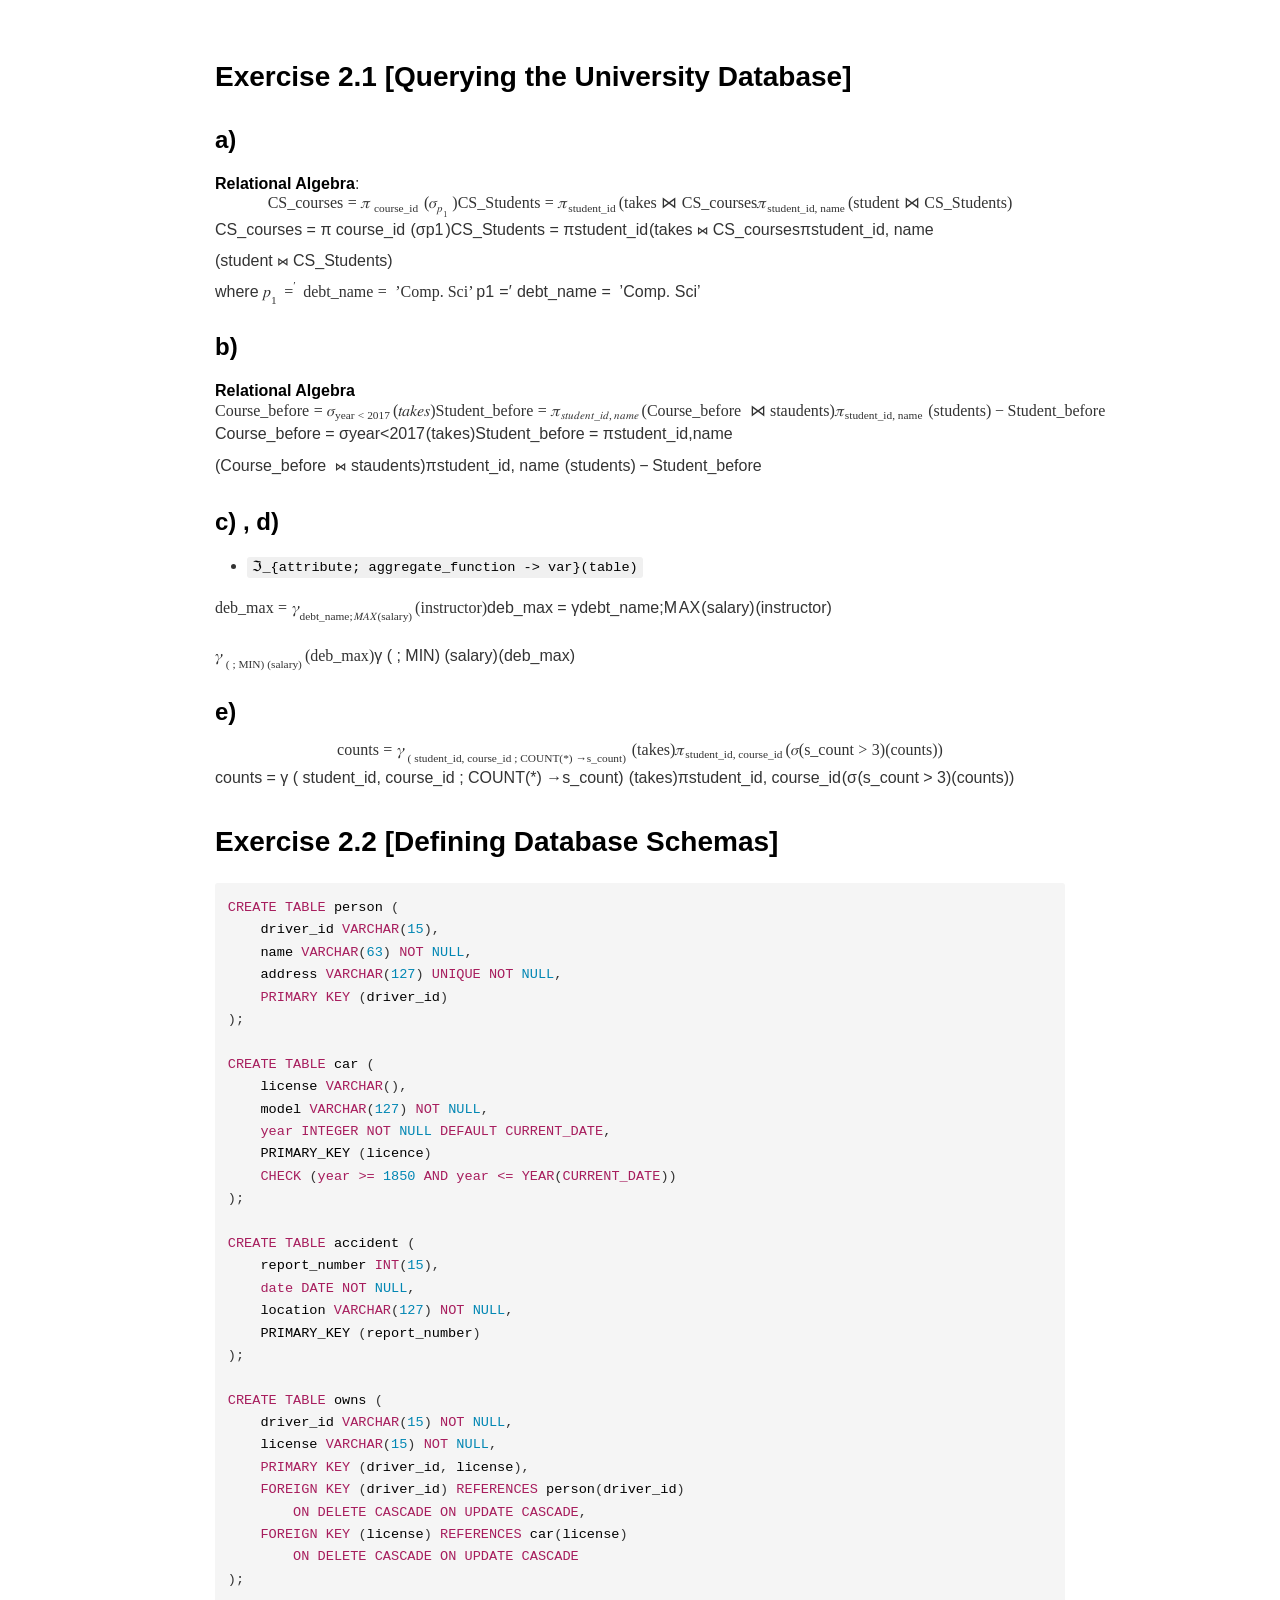
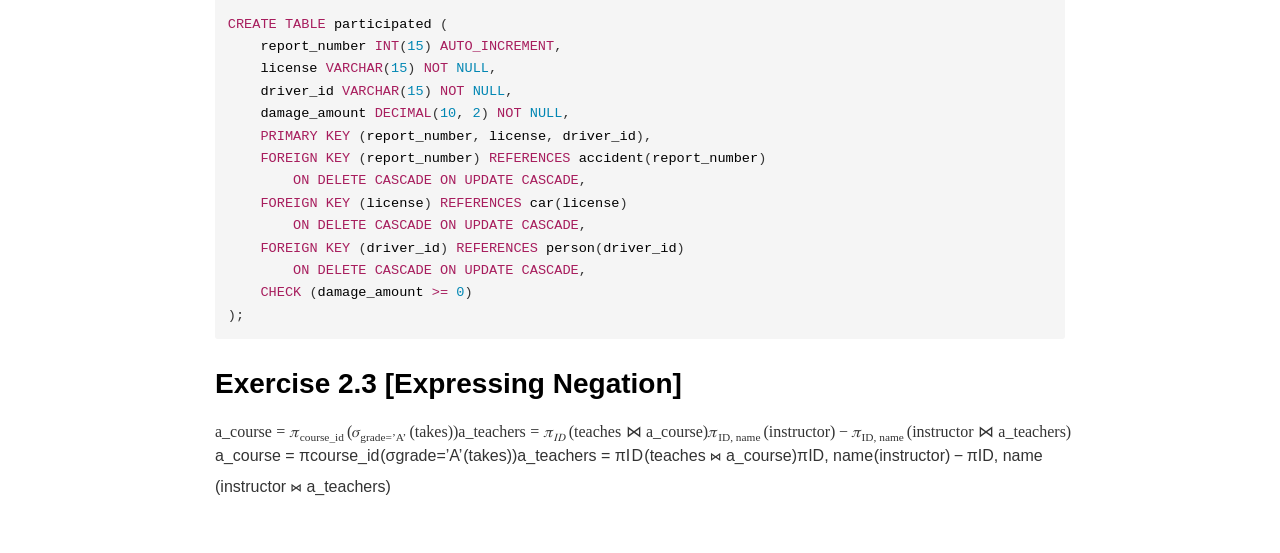
<file: DB/Ex/ex02/ex02.html>
<!DOCTYPE html><html><head>
      <title>ex02</title>
      <meta charset="utf-8">
      <meta name="viewport" content="width=device-width, initial-scale=1.0">
      
      <link rel="stylesheet" href="file:////home/user/.vscode-oss/extensions/shd101wyy.markdown-preview-enhanced-0.8.19-universal/crossnote/dependencies/katex/katex.min.css">
      
      
      
      
      
      <style>
      code[class*=language-],pre[class*=language-]{color:#333;background:0 0;font-family:Consolas,"Liberation Mono",Menlo,Courier,monospace;text-align:left;white-space:pre;word-spacing:normal;word-break:normal;word-wrap:normal;line-height:1.4;-moz-tab-size:8;-o-tab-size:8;tab-size:8;-webkit-hyphens:none;-moz-hyphens:none;-ms-hyphens:none;hyphens:none}pre[class*=language-]{padding:.8em;overflow:auto;border-radius:3px;background:#f5f5f5}:not(pre)>code[class*=language-]{padding:.1em;border-radius:.3em;white-space:normal;background:#f5f5f5}.token.blockquote,.token.comment{color:#969896}.token.cdata{color:#183691}.token.doctype,.token.macro.property,.token.punctuation,.token.variable{color:#333}.token.builtin,.token.important,.token.keyword,.token.operator,.token.rule{color:#a71d5d}.token.attr-value,.token.regex,.token.string,.token.url{color:#183691}.token.atrule,.token.boolean,.token.code,.token.command,.token.constant,.token.entity,.token.number,.token.property,.token.symbol{color:#0086b3}.token.prolog,.token.selector,.token.tag{color:#63a35c}.token.attr-name,.token.class,.token.class-name,.token.function,.token.id,.token.namespace,.token.pseudo-class,.token.pseudo-element,.token.url-reference .token.variable{color:#795da3}.token.entity{cursor:help}.token.title,.token.title .token.punctuation{font-weight:700;color:#1d3e81}.token.list{color:#ed6a43}.token.inserted{background-color:#eaffea;color:#55a532}.token.deleted{background-color:#ffecec;color:#bd2c00}.token.bold{font-weight:700}.token.italic{font-style:italic}.language-json .token.property{color:#183691}.language-markup .token.tag .token.punctuation{color:#333}.language-css .token.function,code.language-css{color:#0086b3}.language-yaml .token.atrule{color:#63a35c}code.language-yaml{color:#183691}.language-ruby .token.function{color:#333}.language-markdown .token.url{color:#795da3}.language-makefile .token.symbol{color:#795da3}.language-makefile .token.variable{color:#183691}.language-makefile .token.builtin{color:#0086b3}.language-bash .token.keyword{color:#0086b3}pre[data-line]{position:relative;padding:1em 0 1em 3em}pre[data-line] .line-highlight-wrapper{position:absolute;top:0;left:0;background-color:transparent;display:block;width:100%}pre[data-line] .line-highlight{position:absolute;left:0;right:0;padding:inherit 0;margin-top:1em;background:hsla(24,20%,50%,.08);background:linear-gradient(to right,hsla(24,20%,50%,.1) 70%,hsla(24,20%,50%,0));pointer-events:none;line-height:inherit;white-space:pre}pre[data-line] .line-highlight:before,pre[data-line] .line-highlight[data-end]:after{content:attr(data-start);position:absolute;top:.4em;left:.6em;min-width:1em;padding:0 .5em;background-color:hsla(24,20%,50%,.4);color:#f4f1ef;font:bold 65%/1.5 sans-serif;text-align:center;vertical-align:.3em;border-radius:999px;text-shadow:none;box-shadow:0 1px #fff}pre[data-line] .line-highlight[data-end]:after{content:attr(data-end);top:auto;bottom:.4em}html body{font-family:'Helvetica Neue',Helvetica,'Segoe UI',Arial,freesans,sans-serif;font-size:16px;line-height:1.6;color:#333;background-color:#fff;overflow:initial;box-sizing:border-box;word-wrap:break-word}html body>:first-child{margin-top:0}html body h1,html body h2,html body h3,html body h4,html body h5,html body h6{line-height:1.2;margin-top:1em;margin-bottom:16px;color:#000}html body h1{font-size:2.25em;font-weight:300;padding-bottom:.3em}html body h2{font-size:1.75em;font-weight:400;padding-bottom:.3em}html body h3{font-size:1.5em;font-weight:500}html body h4{font-size:1.25em;font-weight:600}html body h5{font-size:1.1em;font-weight:600}html body h6{font-size:1em;font-weight:600}html body h1,html body h2,html body h3,html body h4,html body h5{font-weight:600}html body h5{font-size:1em}html body h6{color:#5c5c5c}html body strong{color:#000}html body del{color:#5c5c5c}html body a:not([href]){color:inherit;text-decoration:none}html body a{color:#08c;text-decoration:none}html body a:hover{color:#00a3f5;text-decoration:none}html body img{max-width:100%}html body>p{margin-top:0;margin-bottom:16px;word-wrap:break-word}html body>ol,html body>ul{margin-bottom:16px}html body ol,html body ul{padding-left:2em}html body ol.no-list,html body ul.no-list{padding:0;list-style-type:none}html body ol ol,html body ol ul,html body ul ol,html body ul ul{margin-top:0;margin-bottom:0}html body li{margin-bottom:0}html body li.task-list-item{list-style:none}html body li>p{margin-top:0;margin-bottom:0}html body .task-list-item-checkbox{margin:0 .2em .25em -1.8em;vertical-align:middle}html body .task-list-item-checkbox:hover{cursor:pointer}html body blockquote{margin:16px 0;font-size:inherit;padding:0 15px;color:#5c5c5c;background-color:#f0f0f0;border-left:4px solid #d6d6d6}html body blockquote>:first-child{margin-top:0}html body blockquote>:last-child{margin-bottom:0}html body hr{height:4px;margin:32px 0;background-color:#d6d6d6;border:0 none}html body table{margin:10px 0 15px 0;border-collapse:collapse;border-spacing:0;display:block;width:100%;overflow:auto;word-break:normal;word-break:keep-all}html body table th{font-weight:700;color:#000}html body table td,html body table th{border:1px solid #d6d6d6;padding:6px 13px}html body dl{padding:0}html body dl dt{padding:0;margin-top:16px;font-size:1em;font-style:italic;font-weight:700}html body dl dd{padding:0 16px;margin-bottom:16px}html body code{font-family:Menlo,Monaco,Consolas,'Courier New',monospace;font-size:.85em;color:#000;background-color:#f0f0f0;border-radius:3px;padding:.2em 0}html body code::after,html body code::before{letter-spacing:-.2em;content:'\00a0'}html body pre>code{padding:0;margin:0;word-break:normal;white-space:pre;background:0 0;border:0}html body .highlight{margin-bottom:16px}html body .highlight pre,html body pre{padding:1em;overflow:auto;line-height:1.45;border:#d6d6d6;border-radius:3px}html body .highlight pre{margin-bottom:0;word-break:normal}html body pre code,html body pre tt{display:inline;max-width:initial;padding:0;margin:0;overflow:initial;line-height:inherit;word-wrap:normal;background-color:transparent;border:0}html body pre code:after,html body pre code:before,html body pre tt:after,html body pre tt:before{content:normal}html body blockquote,html body dl,html body ol,html body p,html body pre,html body ul{margin-top:0;margin-bottom:16px}html body kbd{color:#000;border:1px solid #d6d6d6;border-bottom:2px solid #c7c7c7;padding:2px 4px;background-color:#f0f0f0;border-radius:3px}@media print{html body{background-color:#fff}html body h1,html body h2,html body h3,html body h4,html body h5,html body h6{color:#000;page-break-after:avoid}html body blockquote{color:#5c5c5c}html body pre{page-break-inside:avoid}html body table{display:table}html body img{display:block;max-width:100%;max-height:100%}html body code,html body pre{word-wrap:break-word;white-space:pre}}.markdown-preview{width:100%;height:100%;box-sizing:border-box}.markdown-preview ul{list-style:disc}.markdown-preview ul ul{list-style:circle}.markdown-preview ul ul ul{list-style:square}.markdown-preview ol{list-style:decimal}.markdown-preview ol ol,.markdown-preview ul ol{list-style-type:lower-roman}.markdown-preview ol ol ol,.markdown-preview ol ul ol,.markdown-preview ul ol ol,.markdown-preview ul ul ol{list-style-type:lower-alpha}.markdown-preview .newpage,.markdown-preview .pagebreak{page-break-before:always}.markdown-preview pre.line-numbers{position:relative;padding-left:3.8em;counter-reset:linenumber}.markdown-preview pre.line-numbers>code{position:relative}.markdown-preview pre.line-numbers .line-numbers-rows{position:absolute;pointer-events:none;top:1em;font-size:100%;left:0;width:3em;letter-spacing:-1px;border-right:1px solid #999;-webkit-user-select:none;-moz-user-select:none;-ms-user-select:none;user-select:none}.markdown-preview pre.line-numbers .line-numbers-rows>span{pointer-events:none;display:block;counter-increment:linenumber}.markdown-preview pre.line-numbers .line-numbers-rows>span:before{content:counter(linenumber);color:#999;display:block;padding-right:.8em;text-align:right}.markdown-preview .mathjax-exps .MathJax_Display{text-align:center!important}.markdown-preview:not([data-for=preview]) .code-chunk .code-chunk-btn-group{display:none}.markdown-preview:not([data-for=preview]) .code-chunk .status{display:none}.markdown-preview:not([data-for=preview]) .code-chunk .output-div{margin-bottom:16px}.markdown-preview .md-toc{padding:0}.markdown-preview .md-toc .md-toc-link-wrapper .md-toc-link{display:inline;padding:.25rem 0}.markdown-preview .md-toc .md-toc-link-wrapper .md-toc-link div,.markdown-preview .md-toc .md-toc-link-wrapper .md-toc-link p{display:inline}.markdown-preview .md-toc .md-toc-link-wrapper.highlighted .md-toc-link{font-weight:800}.scrollbar-style::-webkit-scrollbar{width:8px}.scrollbar-style::-webkit-scrollbar-track{border-radius:10px;background-color:transparent}.scrollbar-style::-webkit-scrollbar-thumb{border-radius:5px;background-color:rgba(150,150,150,.66);border:4px solid rgba(150,150,150,.66);background-clip:content-box}html body[for=html-export]:not([data-presentation-mode]){position:relative;width:100%;height:100%;top:0;left:0;margin:0;padding:0;overflow:auto}html body[for=html-export]:not([data-presentation-mode]) .markdown-preview{position:relative;top:0;min-height:100vh}@media screen and (min-width:914px){html body[for=html-export]:not([data-presentation-mode]) .markdown-preview{padding:2em calc(50% - 457px + 2em)}}@media screen and (max-width:914px){html body[for=html-export]:not([data-presentation-mode]) .markdown-preview{padding:2em}}@media screen and (max-width:450px){html body[for=html-export]:not([data-presentation-mode]) .markdown-preview{font-size:14px!important;padding:1em}}@media print{html body[for=html-export]:not([data-presentation-mode]) #sidebar-toc-btn{display:none}}html body[for=html-export]:not([data-presentation-mode]) #sidebar-toc-btn{position:fixed;bottom:8px;left:8px;font-size:28px;cursor:pointer;color:inherit;z-index:99;width:32px;text-align:center;opacity:.4}html body[for=html-export]:not([data-presentation-mode])[html-show-sidebar-toc] #sidebar-toc-btn{opacity:1}html body[for=html-export]:not([data-presentation-mode])[html-show-sidebar-toc] .md-sidebar-toc{position:fixed;top:0;left:0;width:300px;height:100%;padding:32px 0 48px 0;font-size:14px;box-shadow:0 0 4px rgba(150,150,150,.33);box-sizing:border-box;overflow:auto;background-color:inherit}html body[for=html-export]:not([data-presentation-mode])[html-show-sidebar-toc] .md-sidebar-toc::-webkit-scrollbar{width:8px}html body[for=html-export]:not([data-presentation-mode])[html-show-sidebar-toc] .md-sidebar-toc::-webkit-scrollbar-track{border-radius:10px;background-color:transparent}html body[for=html-export]:not([data-presentation-mode])[html-show-sidebar-toc] .md-sidebar-toc::-webkit-scrollbar-thumb{border-radius:5px;background-color:rgba(150,150,150,.66);border:4px solid rgba(150,150,150,.66);background-clip:content-box}html body[for=html-export]:not([data-presentation-mode])[html-show-sidebar-toc] .md-sidebar-toc a{text-decoration:none}html body[for=html-export]:not([data-presentation-mode])[html-show-sidebar-toc] .md-sidebar-toc .md-toc{padding:0 16px}html body[for=html-export]:not([data-presentation-mode])[html-show-sidebar-toc] .md-sidebar-toc .md-toc .md-toc-link-wrapper .md-toc-link{display:inline;padding:.25rem 0}html body[for=html-export]:not([data-presentation-mode])[html-show-sidebar-toc] .md-sidebar-toc .md-toc .md-toc-link-wrapper .md-toc-link div,html body[for=html-export]:not([data-presentation-mode])[html-show-sidebar-toc] .md-sidebar-toc .md-toc .md-toc-link-wrapper .md-toc-link p{display:inline}html body[for=html-export]:not([data-presentation-mode])[html-show-sidebar-toc] .md-sidebar-toc .md-toc .md-toc-link-wrapper.highlighted .md-toc-link{font-weight:800}html body[for=html-export]:not([data-presentation-mode])[html-show-sidebar-toc] .markdown-preview{left:300px;width:calc(100% - 300px);padding:2em calc(50% - 457px - 300px / 2);margin:0;box-sizing:border-box}@media screen and (max-width:1274px){html body[for=html-export]:not([data-presentation-mode])[html-show-sidebar-toc] .markdown-preview{padding:2em}}@media screen and (max-width:450px){html body[for=html-export]:not([data-presentation-mode])[html-show-sidebar-toc] .markdown-preview{width:100%}}html body[for=html-export]:not([data-presentation-mode]):not([html-show-sidebar-toc]) .markdown-preview{left:50%;transform:translateX(-50%)}html body[for=html-export]:not([data-presentation-mode]):not([html-show-sidebar-toc]) .md-sidebar-toc{display:none}
/* Please visit the URL below for more information: */
/*   https://shd101wyy.github.io/markdown-preview-enhanced/#/customize-css */

      </style>
      <!-- The content below will be included at the end of the <head> element. --><script type="text/javascript">
  document.addEventListener("DOMContentLoaded", function () {
    // your code here
  });
</script></head><body for="html-export">
    
    
      <div class="crossnote markdown-preview  ">
      
<h2 id="exercise-21-querying-the-university-database">Exercise 2.1 [Querying the University Database] </h2>
<h3 id="a">a) </h3>
<p><strong>Relational Algebra</strong>:<br>
<span class="katex-display"><span class="katex"><span class="katex-mathml"><math xmlns="http://www.w3.org/1998/Math/MathML" display="block"><semantics><mrow><mtext>CS_courses</mtext><mo>=</mo><msub><mi>π</mi><mtext>&nbsp;course_id&nbsp;</mtext></msub><mo stretchy="false">(</mo><msub><mi>σ</mi><msub><mi>p</mi><mn>1</mn></msub></msub><mo stretchy="false">)</mo><mspace linebreak="newline"></mspace><mtext>CS_Students</mtext><mo>=</mo><msub><mi>π</mi><mtext>student_id</mtext></msub><mo stretchy="false">(</mo><mtext>takes</mtext><mo>⋈</mo><mtext>CS_courses</mtext><mspace linebreak="newline"></mspace><msub><mi>π</mi><mtext>student_id,&nbsp;name</mtext></msub><mo stretchy="false">(</mo><mtext>student</mtext><mo>⋈</mo><mtext>CS_Students</mtext><mo stretchy="false">)</mo></mrow><annotation encoding="application/x-tex">\text{CS\_courses} =  \pi_{\text{ course\_id }}(\sigma_{p_1}) \\
\text{CS\_Students} =  \pi_{\text{student\_id}}( \text{takes} \bowtie \text{CS\_courses} \\
\pi_{\text{student\_id, name}}(\text{student} \bowtie \text{CS\_Students} )</annotation></semantics></math></span><span class="katex-html" aria-hidden="true"><span class="base"><span class="strut" style="height:0.9933em;vertical-align:-0.31em;"></span><span class="mord text"><span class="mord">CS_courses</span></span><span class="mspace" style="margin-right:0.2778em;"></span><span class="mrel">=</span><span class="mspace" style="margin-right:0.2778em;"></span></span><span class="base"><span class="strut" style="height:1.117em;vertical-align:-0.367em;"></span><span class="mord"><span class="mord mathnormal" style="margin-right:0.03588em;">π</span><span class="msupsub"><span class="vlist-t vlist-t2"><span class="vlist-r"><span class="vlist" style="height:0.3361em;"><span style="top:-2.55em;margin-left:-0.0359em;margin-right:0.05em;"><span class="pstrut" style="height:2.7em;"></span><span class="sizing reset-size6 size3 mtight"><span class="mord mtight"><span class="mord text mtight"><span class="mord mtight">&nbsp;course_id&nbsp;</span></span></span></span></span></span><span class="vlist-s">​</span></span><span class="vlist-r"><span class="vlist" style="height:0.367em;"><span></span></span></span></span></span></span><span class="mopen">(</span><span class="mord"><span class="mord mathnormal" style="margin-right:0.03588em;">σ</span><span class="msupsub"><span class="vlist-t vlist-t2"><span class="vlist-r"><span class="vlist" style="height:0.1514em;"><span style="top:-2.55em;margin-left:-0.0359em;margin-right:0.05em;"><span class="pstrut" style="height:2.7em;"></span><span class="sizing reset-size6 size3 mtight"><span class="mord mtight"><span class="mord mtight"><span class="mord mathnormal mtight">p</span><span class="msupsub"><span class="vlist-t vlist-t2"><span class="vlist-r"><span class="vlist" style="height:0.3173em;"><span style="top:-2.357em;margin-left:0em;margin-right:0.0714em;"><span class="pstrut" style="height:2.5em;"></span><span class="sizing reset-size3 size1 mtight"><span class="mord mtight">1</span></span></span></span><span class="vlist-s">​</span></span><span class="vlist-r"><span class="vlist" style="height:0.143em;"><span></span></span></span></span></span></span></span></span></span></span><span class="vlist-s">​</span></span><span class="vlist-r"><span class="vlist" style="height:0.2861em;"><span></span></span></span></span></span></span><span class="mclose">)</span></span><span class="mspace newline"></span><span class="base"><span class="strut" style="height:1.0044em;vertical-align:-0.31em;"></span><span class="mord text"><span class="mord">CS_Students</span></span><span class="mspace" style="margin-right:0.2778em;"></span><span class="mrel">=</span><span class="mspace" style="margin-right:0.2778em;"></span></span><span class="base"><span class="strut" style="height:1.117em;vertical-align:-0.367em;"></span><span class="mord"><span class="mord mathnormal" style="margin-right:0.03588em;">π</span><span class="msupsub"><span class="vlist-t vlist-t2"><span class="vlist-r"><span class="vlist" style="height:0.3361em;"><span style="top:-2.55em;margin-left:-0.0359em;margin-right:0.05em;"><span class="pstrut" style="height:2.7em;"></span><span class="sizing reset-size6 size3 mtight"><span class="mord mtight"><span class="mord text mtight"><span class="mord mtight">student_id</span></span></span></span></span></span><span class="vlist-s">​</span></span><span class="vlist-r"><span class="vlist" style="height:0.367em;"><span></span></span></span></span></span></span><span class="mopen">(</span><span class="mord text"><span class="mord">takes</span></span><span class="mspace" style="margin-right:0.2778em;"></span><span class="mrel">⋈</span><span class="mspace" style="margin-right:0.2778em;"></span></span><span class="base"><span class="strut" style="height:0.9933em;vertical-align:-0.31em;"></span><span class="mord text"><span class="mord">CS_courses</span></span></span><span class="mspace newline"></span><span class="base"><span class="strut" style="height:1.117em;vertical-align:-0.367em;"></span><span class="mord"><span class="mord mathnormal" style="margin-right:0.03588em;">π</span><span class="msupsub"><span class="vlist-t vlist-t2"><span class="vlist-r"><span class="vlist" style="height:0.3361em;"><span style="top:-2.55em;margin-left:-0.0359em;margin-right:0.05em;"><span class="pstrut" style="height:2.7em;"></span><span class="sizing reset-size6 size3 mtight"><span class="mord mtight"><span class="mord text mtight"><span class="mord mtight">student_id,&nbsp;name</span></span></span></span></span></span><span class="vlist-s">​</span></span><span class="vlist-r"><span class="vlist" style="height:0.367em;"><span></span></span></span></span></span></span><span class="mopen">(</span><span class="mord text"><span class="mord">student</span></span><span class="mspace" style="margin-right:0.2778em;"></span><span class="mrel">⋈</span><span class="mspace" style="margin-right:0.2778em;"></span></span><span class="base"><span class="strut" style="height:1.06em;vertical-align:-0.31em;"></span><span class="mord text"><span class="mord">CS_Students</span></span><span class="mclose">)</span></span></span></span></span><br>
where <span class="katex"><span class="katex-mathml"><math xmlns="http://www.w3.org/1998/Math/MathML"><semantics><mrow><msub><mi>p</mi><mn>1</mn></msub><msup><mo>=</mo><mo mathvariant="normal" lspace="0em" rspace="0em">′</mo></msup><mtext>debt_name</mtext><mo>=</mo><mtext>&nbsp;’Comp.&nbsp;Sci’&nbsp;</mtext></mrow><annotation encoding="application/x-tex">p_1 = '\text{debt\_name} = \text{ 'Comp. Sci' }</annotation></semantics></math></span><span class="katex-html" aria-hidden="true"><span class="base"><span class="strut" style="height:0.9463em;vertical-align:-0.1944em;"></span><span class="mord"><span class="mord mathnormal">p</span><span class="msupsub"><span class="vlist-t vlist-t2"><span class="vlist-r"><span class="vlist" style="height:0.3011em;"><span style="top:-2.55em;margin-left:0em;margin-right:0.05em;"><span class="pstrut" style="height:2.7em;"></span><span class="sizing reset-size6 size3 mtight"><span class="mord mtight">1</span></span></span></span><span class="vlist-s">​</span></span><span class="vlist-r"><span class="vlist" style="height:0.15em;"><span></span></span></span></span></span></span><span class="mspace" style="margin-right:0.2778em;"></span><span class="mrel"><span class="mrel">=</span><span class="msupsub"><span class="vlist-t"><span class="vlist-r"><span class="vlist" style="height:0.7519em;"><span style="top:-3.063em;margin-right:0.05em;"><span class="pstrut" style="height:2.7em;"></span><span class="sizing reset-size6 size3 mtight"><span class="mord mtight"><span class="mord mtight">′</span></span></span></span></span></span></span></span></span><span class="mspace" style="margin-right:0.2778em;"></span></span><span class="base"><span class="strut" style="height:1.0044em;vertical-align:-0.31em;"></span><span class="mord text"><span class="mord">debt_name</span></span><span class="mspace" style="margin-right:0.2778em;"></span><span class="mrel">=</span><span class="mspace" style="margin-right:0.2778em;"></span></span><span class="base"><span class="strut" style="height:0.8889em;vertical-align:-0.1944em;"></span><span class="mord text"><span class="mord">&nbsp;’Comp.&nbsp;Sci’&nbsp;</span></span></span></span></span></p>
<h3 id="b">b) </h3>
<p><strong>Relational Algebra</strong><br>
<span class="katex-display"><span class="katex"><span class="katex-mathml"><math xmlns="http://www.w3.org/1998/Math/MathML" display="block"><semantics><mrow><mtext>Course_before</mtext><mo>=</mo><msub><mi>σ</mi><mrow><mtext>year</mtext><mo>&lt;</mo><mn>2017</mn></mrow></msub><mo stretchy="false">(</mo><mi>t</mi><mi>a</mi><mi>k</mi><mi>e</mi><mi>s</mi><mo stretchy="false">)</mo><mspace linebreak="newline"></mspace><mtext>Student_before</mtext><mo>=</mo><msub><mi>π</mi><mrow><mi>s</mi><mi>t</mi><mi>u</mi><mi>d</mi><mi>e</mi><mi>n</mi><mi>t</mi><mi mathvariant="normal">_</mi><mi>i</mi><mi>d</mi><mo separator="true">,</mo><mi>n</mi><mi>a</mi><mi>m</mi><mi>e</mi></mrow></msub><mo stretchy="false">(</mo><mtext>Course_before&nbsp;</mtext><mo>⋈</mo><mtext>staudents</mtext><mo stretchy="false">)</mo><mspace linebreak="newline"></mspace><msub><mi>π</mi><mtext>student_id,&nbsp;name&nbsp;</mtext></msub><mo stretchy="false">(</mo><mtext>students</mtext><mo stretchy="false">)</mo><mo>−</mo><mtext>Student_before&nbsp;</mtext></mrow><annotation encoding="application/x-tex">\text{Course\_before} = \sigma_{\text{year} &lt; 2017}(takes) \\
    \text{Student\_before} = \pi_{student\_id, name}( \text{Course\_before } \bowtie \text{staudents} ) \\
\pi_{\text{student\_id, name }}(\text{students}) - \text{Student\_before }</annotation></semantics></math></span><span class="katex-html" aria-hidden="true"><span class="base"><span class="strut" style="height:1.0044em;vertical-align:-0.31em;"></span><span class="mord text"><span class="mord">Course_before</span></span><span class="mspace" style="margin-right:0.2778em;"></span><span class="mrel">=</span><span class="mspace" style="margin-right:0.2778em;"></span></span><span class="base"><span class="strut" style="height:1.0361em;vertical-align:-0.2861em;"></span><span class="mord"><span class="mord mathnormal" style="margin-right:0.03588em;">σ</span><span class="msupsub"><span class="vlist-t vlist-t2"><span class="vlist-r"><span class="vlist" style="height:0.3011em;"><span style="top:-2.55em;margin-left:-0.0359em;margin-right:0.05em;"><span class="pstrut" style="height:2.7em;"></span><span class="sizing reset-size6 size3 mtight"><span class="mord mtight"><span class="mord text mtight"><span class="mord mtight">year</span></span><span class="mrel mtight">&lt;</span><span class="mord mtight">2017</span></span></span></span></span><span class="vlist-s">​</span></span><span class="vlist-r"><span class="vlist" style="height:0.2861em;"><span></span></span></span></span></span></span><span class="mopen">(</span><span class="mord mathnormal">t</span><span class="mord mathnormal" style="margin-right:0.03148em;">ak</span><span class="mord mathnormal">es</span><span class="mclose">)</span></span><span class="mspace newline"></span><span class="base"><span class="strut" style="height:1.0044em;vertical-align:-0.31em;"></span><span class="mord text"><span class="mord">Student_before</span></span><span class="mspace" style="margin-right:0.2778em;"></span><span class="mrel">=</span><span class="mspace" style="margin-right:0.2778em;"></span></span><span class="base"><span class="strut" style="height:1.117em;vertical-align:-0.367em;"></span><span class="mord"><span class="mord mathnormal" style="margin-right:0.03588em;">π</span><span class="msupsub"><span class="vlist-t vlist-t2"><span class="vlist-r"><span class="vlist" style="height:0.3361em;"><span style="top:-2.55em;margin-left:-0.0359em;margin-right:0.05em;"><span class="pstrut" style="height:2.7em;"></span><span class="sizing reset-size6 size3 mtight"><span class="mord mtight"><span class="mord mathnormal mtight">s</span><span class="mord mathnormal mtight">t</span><span class="mord mathnormal mtight">u</span><span class="mord mathnormal mtight">d</span><span class="mord mathnormal mtight">e</span><span class="mord mathnormal mtight">n</span><span class="mord mathnormal mtight">t</span><span class="mord mtight" style="margin-right:0.02778em;">_</span><span class="mord mathnormal mtight">i</span><span class="mord mathnormal mtight">d</span><span class="mpunct mtight">,</span><span class="mord mathnormal mtight">nam</span><span class="mord mathnormal mtight">e</span></span></span></span></span><span class="vlist-s">​</span></span><span class="vlist-r"><span class="vlist" style="height:0.367em;"><span></span></span></span></span></span></span><span class="mopen">(</span><span class="mord text"><span class="mord">Course_before&nbsp;</span></span><span class="mspace" style="margin-right:0.2778em;"></span><span class="mrel">⋈</span><span class="mspace" style="margin-right:0.2778em;"></span></span><span class="base"><span class="strut" style="height:1em;vertical-align:-0.25em;"></span><span class="mord text"><span class="mord">staudents</span></span><span class="mclose">)</span></span><span class="mspace newline"></span><span class="base"><span class="strut" style="height:1.117em;vertical-align:-0.367em;"></span><span class="mord"><span class="mord mathnormal" style="margin-right:0.03588em;">π</span><span class="msupsub"><span class="vlist-t vlist-t2"><span class="vlist-r"><span class="vlist" style="height:0.3361em;"><span style="top:-2.55em;margin-left:-0.0359em;margin-right:0.05em;"><span class="pstrut" style="height:2.7em;"></span><span class="sizing reset-size6 size3 mtight"><span class="mord mtight"><span class="mord text mtight"><span class="mord mtight">student_id,&nbsp;name&nbsp;</span></span></span></span></span></span><span class="vlist-s">​</span></span><span class="vlist-r"><span class="vlist" style="height:0.367em;"><span></span></span></span></span></span></span><span class="mopen">(</span><span class="mord text"><span class="mord">students</span></span><span class="mclose">)</span><span class="mspace" style="margin-right:0.2222em;"></span><span class="mbin">−</span><span class="mspace" style="margin-right:0.2222em;"></span></span><span class="base"><span class="strut" style="height:1.0044em;vertical-align:-0.31em;"></span><span class="mord text"><span class="mord">Student_before&nbsp;</span></span></span></span></span></span></p>
<h3 id="c--d">c) , d) </h3>
<ul>
<li><code>ℑ_{attribute; aggregate_function -&gt; var}(table)</code></li>
</ul>
<p><span class="katex"><span class="katex-mathml"><math xmlns="http://www.w3.org/1998/Math/MathML"><semantics><mrow><mtext>deb_max</mtext><mo>=</mo><msub><mi>γ</mi><mrow><mtext>debt_name</mtext><mo separator="true">;</mo><mi>M</mi><mi>A</mi><mi>X</mi><mo stretchy="false">(</mo><mtext>salary</mtext><mo stretchy="false">)</mo></mrow></msub><mo stretchy="false">(</mo><mtext>instructor</mtext><mo stretchy="false">)</mo></mrow><annotation encoding="application/x-tex">\text{deb\_max} = \gamma_{\text{debt\_name}; MAX(\text{salary})}(\text{instructor})</annotation></semantics></math></span><span class="katex-html" aria-hidden="true"><span class="base"><span class="strut" style="height:1.0044em;vertical-align:-0.31em;"></span><span class="mord text"><span class="mord">deb_max</span></span><span class="mspace" style="margin-right:0.2778em;"></span><span class="mrel">=</span><span class="mspace" style="margin-right:0.2778em;"></span></span><span class="base"><span class="strut" style="height:1.1472em;vertical-align:-0.3972em;"></span><span class="mord"><span class="mord mathnormal" style="margin-right:0.05556em;">γ</span><span class="msupsub"><span class="vlist-t vlist-t2"><span class="vlist-r"><span class="vlist" style="height:0.3448em;"><span style="top:-2.5198em;margin-left:-0.0556em;margin-right:0.05em;"><span class="pstrut" style="height:2.7em;"></span><span class="sizing reset-size6 size3 mtight"><span class="mord mtight"><span class="mord text mtight"><span class="mord mtight">debt_name</span></span><span class="mpunct mtight">;</span><span class="mord mathnormal mtight" style="margin-right:0.10903em;">M</span><span class="mord mathnormal mtight">A</span><span class="mord mathnormal mtight" style="margin-right:0.07847em;">X</span><span class="mopen mtight">(</span><span class="mord text mtight"><span class="mord mtight">salary</span></span><span class="mclose mtight">)</span></span></span></span></span><span class="vlist-s">​</span></span><span class="vlist-r"><span class="vlist" style="height:0.3972em;"><span></span></span></span></span></span></span><span class="mopen">(</span><span class="mord text"><span class="mord">instructor</span></span><span class="mclose">)</span></span></span></span></p>
<p><span class="katex"><span class="katex-mathml"><math xmlns="http://www.w3.org/1998/Math/MathML"><semantics><mrow><msub><mi>γ</mi><mrow><mtext>&nbsp;(&nbsp;;&nbsp;MIN)&nbsp;</mtext><mo stretchy="false">(</mo><mtext>salary</mtext><mo stretchy="false">)</mo></mrow></msub><mo stretchy="false">(</mo><mtext>deb_max</mtext><mo stretchy="false">)</mo></mrow><annotation encoding="application/x-tex">\gamma_{ \text{ ( ; MIN) }( \text{salary} )} (\text{deb\_max})</annotation></semantics></math></span><span class="katex-html" aria-hidden="true"><span class="base"><span class="strut" style="height:1.1052em;vertical-align:-0.3552em;"></span><span class="mord"><span class="mord mathnormal" style="margin-right:0.05556em;">γ</span><span class="msupsub"><span class="vlist-t vlist-t2"><span class="vlist-r"><span class="vlist" style="height:0.3448em;"><span style="top:-2.5198em;margin-left:-0.0556em;margin-right:0.05em;"><span class="pstrut" style="height:2.7em;"></span><span class="sizing reset-size6 size3 mtight"><span class="mord mtight"><span class="mord text mtight"><span class="mord mtight">&nbsp;(&nbsp;;&nbsp;MIN)&nbsp;</span></span><span class="mopen mtight">(</span><span class="mord text mtight"><span class="mord mtight">salary</span></span><span class="mclose mtight">)</span></span></span></span></span><span class="vlist-s">​</span></span><span class="vlist-r"><span class="vlist" style="height:0.3552em;"><span></span></span></span></span></span></span><span class="mopen">(</span><span class="mord text"><span class="mord">deb_max</span></span><span class="mclose">)</span></span></span></span></p>
<h3 id="e">e) </h3>
<p><span class="katex-display"><span class="katex"><span class="katex-mathml"><math xmlns="http://www.w3.org/1998/Math/MathML" display="block"><semantics><mrow><mtext>counts</mtext><mo>=</mo><msub><mi>γ</mi><mrow><mtext>&nbsp;(&nbsp;student_id,&nbsp;course_id&nbsp;;&nbsp;COUNT(*)&nbsp;</mtext><mo>→</mo><mtext>s_count)&nbsp;</mtext></mrow></msub><mo stretchy="false">(</mo><mtext>takes</mtext><mo stretchy="false">)</mo><mspace linebreak="newline"></mspace><msub><mi>π</mi><mtext>student_id,&nbsp;course_id</mtext></msub><mo stretchy="false">(</mo><mi>σ</mi><mo stretchy="false">(</mo><mtext>s_count</mtext><mo>&gt;</mo><mn>3</mn><mo stretchy="false">)</mo><mo stretchy="false">(</mo><mtext>counts</mtext><mo stretchy="false">)</mo><mo stretchy="false">)</mo></mrow><annotation encoding="application/x-tex">\text{counts} = \gamma_{ \text{ ( student\_id, course\_id ; COUNT(*)  } \rightarrow \text{s\_count) } }( \text{takes} ) \\
\pi_{ \text{student\_id, course\_id} }(
    \sigma( \text{s\_count} &gt; 3)( \text{counts} )
)</annotation></semantics></math></span><span class="katex-html" aria-hidden="true"><span class="base"><span class="strut" style="height:0.6151em;"></span><span class="mord text"><span class="mord">counts</span></span><span class="mspace" style="margin-right:0.2778em;"></span><span class="mrel">=</span><span class="mspace" style="margin-right:0.2778em;"></span></span><span class="base"><span class="strut" style="height:1.1472em;vertical-align:-0.3972em;"></span><span class="mord"><span class="mord mathnormal" style="margin-right:0.05556em;">γ</span><span class="msupsub"><span class="vlist-t vlist-t2"><span class="vlist-r"><span class="vlist" style="height:0.3448em;"><span style="top:-2.5198em;margin-left:-0.0556em;margin-right:0.05em;"><span class="pstrut" style="height:2.7em;"></span><span class="sizing reset-size6 size3 mtight"><span class="mord mtight"><span class="mord text mtight"><span class="mord mtight">&nbsp;(&nbsp;student_id,&nbsp;course_id&nbsp;;&nbsp;COUNT(*)&nbsp;</span></span><span class="mrel mtight">→</span><span class="mord text mtight"><span class="mord mtight">s_count)&nbsp;</span></span></span></span></span></span><span class="vlist-s">​</span></span><span class="vlist-r"><span class="vlist" style="height:0.3972em;"><span></span></span></span></span></span></span><span class="mopen">(</span><span class="mord text"><span class="mord">takes</span></span><span class="mclose">)</span></span><span class="mspace newline"></span><span class="base"><span class="strut" style="height:1.117em;vertical-align:-0.367em;"></span><span class="mord"><span class="mord mathnormal" style="margin-right:0.03588em;">π</span><span class="msupsub"><span class="vlist-t vlist-t2"><span class="vlist-r"><span class="vlist" style="height:0.3361em;"><span style="top:-2.55em;margin-left:-0.0359em;margin-right:0.05em;"><span class="pstrut" style="height:2.7em;"></span><span class="sizing reset-size6 size3 mtight"><span class="mord mtight"><span class="mord text mtight"><span class="mord mtight">student_id,&nbsp;course_id</span></span></span></span></span></span><span class="vlist-s">​</span></span><span class="vlist-r"><span class="vlist" style="height:0.367em;"><span></span></span></span></span></span></span><span class="mopen">(</span><span class="mord mathnormal" style="margin-right:0.03588em;">σ</span><span class="mopen">(</span><span class="mord text"><span class="mord">s_count</span></span><span class="mspace" style="margin-right:0.2778em;"></span><span class="mrel">&gt;</span><span class="mspace" style="margin-right:0.2778em;"></span></span><span class="base"><span class="strut" style="height:1em;vertical-align:-0.25em;"></span><span class="mord">3</span><span class="mclose">)</span><span class="mopen">(</span><span class="mord text"><span class="mord">counts</span></span><span class="mclose">))</span></span></span></span></span></p>
<h2 id="exercise-22-defining-database-schemas">Exercise 2.2 [Defining Database Schemas] </h2>
<pre data-role="codeBlock" data-info="sql" class="language-sql sql"><code><span class="token keyword keyword-CREATE">CREATE</span> <span class="token keyword keyword-TABLE">TABLE</span> person <span class="token punctuation">(</span>
    driver_id <span class="token keyword keyword-VARCHAR">VARCHAR</span><span class="token punctuation">(</span><span class="token number">15</span><span class="token punctuation">)</span><span class="token punctuation">,</span>
    name <span class="token keyword keyword-VARCHAR">VARCHAR</span><span class="token punctuation">(</span><span class="token number">63</span><span class="token punctuation">)</span> <span class="token operator">NOT</span> <span class="token boolean">NULL</span><span class="token punctuation">,</span>
    address <span class="token keyword keyword-VARCHAR">VARCHAR</span><span class="token punctuation">(</span><span class="token number">127</span><span class="token punctuation">)</span> <span class="token keyword keyword-UNIQUE">UNIQUE</span> <span class="token operator">NOT</span> <span class="token boolean">NULL</span><span class="token punctuation">,</span>
    <span class="token keyword keyword-PRIMARY">PRIMARY</span> <span class="token keyword keyword-KEY">KEY</span> <span class="token punctuation">(</span>driver_id<span class="token punctuation">)</span>
<span class="token punctuation">)</span><span class="token punctuation">;</span>

<span class="token keyword keyword-CREATE">CREATE</span> <span class="token keyword keyword-TABLE">TABLE</span> car <span class="token punctuation">(</span>
    license <span class="token keyword keyword-VARCHAR">VARCHAR</span><span class="token punctuation">(</span><span class="token punctuation">)</span><span class="token punctuation">,</span>
    model <span class="token keyword keyword-VARCHAR">VARCHAR</span><span class="token punctuation">(</span><span class="token number">127</span><span class="token punctuation">)</span> <span class="token operator">NOT</span> <span class="token boolean">NULL</span><span class="token punctuation">,</span>
    <span class="token keyword keyword-year">year</span> <span class="token keyword keyword-INTEGER">INTEGER</span> <span class="token operator">NOT</span> <span class="token boolean">NULL</span> <span class="token keyword keyword-DEFAULT">DEFAULT</span> <span class="token keyword keyword-CURRENT_DATE">CURRENT_DATE</span><span class="token punctuation">,</span>
    PRIMARY_KEY <span class="token punctuation">(</span>licence<span class="token punctuation">)</span>
    <span class="token keyword keyword-CHECK">CHECK</span> <span class="token punctuation">(</span><span class="token keyword keyword-year">year</span> <span class="token operator">&gt;=</span> <span class="token number">1850</span> <span class="token operator">AND</span> <span class="token keyword keyword-year">year</span> <span class="token operator">&lt;=</span> <span class="token keyword keyword-YEAR">YEAR</span><span class="token punctuation">(</span><span class="token keyword keyword-CURRENT_DATE">CURRENT_DATE</span><span class="token punctuation">)</span><span class="token punctuation">)</span>
<span class="token punctuation">)</span><span class="token punctuation">;</span>

<span class="token keyword keyword-CREATE">CREATE</span> <span class="token keyword keyword-TABLE">TABLE</span> accident <span class="token punctuation">(</span>
    report_number <span class="token keyword keyword-INT">INT</span><span class="token punctuation">(</span><span class="token number">15</span><span class="token punctuation">)</span><span class="token punctuation">,</span>
    <span class="token keyword keyword-date">date</span> <span class="token keyword keyword-DATE">DATE</span> <span class="token operator">NOT</span> <span class="token boolean">NULL</span><span class="token punctuation">,</span>
    location <span class="token keyword keyword-VARCHAR">VARCHAR</span><span class="token punctuation">(</span><span class="token number">127</span><span class="token punctuation">)</span> <span class="token operator">NOT</span> <span class="token boolean">NULL</span><span class="token punctuation">,</span>
    PRIMARY_KEY <span class="token punctuation">(</span>report_number<span class="token punctuation">)</span>
<span class="token punctuation">)</span><span class="token punctuation">;</span>

<span class="token keyword keyword-CREATE">CREATE</span> <span class="token keyword keyword-TABLE">TABLE</span> owns <span class="token punctuation">(</span>
    driver_id <span class="token keyword keyword-VARCHAR">VARCHAR</span><span class="token punctuation">(</span><span class="token number">15</span><span class="token punctuation">)</span> <span class="token operator">NOT</span> <span class="token boolean">NULL</span><span class="token punctuation">,</span>
    license <span class="token keyword keyword-VARCHAR">VARCHAR</span><span class="token punctuation">(</span><span class="token number">15</span><span class="token punctuation">)</span> <span class="token operator">NOT</span> <span class="token boolean">NULL</span><span class="token punctuation">,</span>
    <span class="token keyword keyword-PRIMARY">PRIMARY</span> <span class="token keyword keyword-KEY">KEY</span> <span class="token punctuation">(</span>driver_id<span class="token punctuation">,</span> license<span class="token punctuation">)</span><span class="token punctuation">,</span>
    <span class="token keyword keyword-FOREIGN">FOREIGN</span> <span class="token keyword keyword-KEY">KEY</span> <span class="token punctuation">(</span>driver_id<span class="token punctuation">)</span> <span class="token keyword keyword-REFERENCES">REFERENCES</span> person<span class="token punctuation">(</span>driver_id<span class="token punctuation">)</span>
        <span class="token keyword keyword-ON">ON</span> <span class="token keyword keyword-DELETE">DELETE</span> <span class="token keyword keyword-CASCADE">CASCADE</span> <span class="token keyword keyword-ON">ON</span> <span class="token keyword keyword-UPDATE">UPDATE</span> <span class="token keyword keyword-CASCADE">CASCADE</span><span class="token punctuation">,</span>
    <span class="token keyword keyword-FOREIGN">FOREIGN</span> <span class="token keyword keyword-KEY">KEY</span> <span class="token punctuation">(</span>license<span class="token punctuation">)</span> <span class="token keyword keyword-REFERENCES">REFERENCES</span> car<span class="token punctuation">(</span>license<span class="token punctuation">)</span>
        <span class="token keyword keyword-ON">ON</span> <span class="token keyword keyword-DELETE">DELETE</span> <span class="token keyword keyword-CASCADE">CASCADE</span> <span class="token keyword keyword-ON">ON</span> <span class="token keyword keyword-UPDATE">UPDATE</span> <span class="token keyword keyword-CASCADE">CASCADE</span>
<span class="token punctuation">)</span><span class="token punctuation">;</span>

<span class="token keyword keyword-CREATE">CREATE</span> <span class="token keyword keyword-TABLE">TABLE</span> participated <span class="token punctuation">(</span>
    report_number <span class="token keyword keyword-INT">INT</span><span class="token punctuation">(</span><span class="token number">15</span><span class="token punctuation">)</span> <span class="token keyword keyword-AUTO_INCREMENT">AUTO_INCREMENT</span><span class="token punctuation">,</span>
    license <span class="token keyword keyword-VARCHAR">VARCHAR</span><span class="token punctuation">(</span><span class="token number">15</span><span class="token punctuation">)</span> <span class="token operator">NOT</span> <span class="token boolean">NULL</span><span class="token punctuation">,</span>
    driver_id <span class="token keyword keyword-VARCHAR">VARCHAR</span><span class="token punctuation">(</span><span class="token number">15</span><span class="token punctuation">)</span> <span class="token operator">NOT</span> <span class="token boolean">NULL</span><span class="token punctuation">,</span>
    damage_amount <span class="token keyword keyword-DECIMAL">DECIMAL</span><span class="token punctuation">(</span><span class="token number">10</span><span class="token punctuation">,</span> <span class="token number">2</span><span class="token punctuation">)</span> <span class="token operator">NOT</span> <span class="token boolean">NULL</span><span class="token punctuation">,</span>
    <span class="token keyword keyword-PRIMARY">PRIMARY</span> <span class="token keyword keyword-KEY">KEY</span> <span class="token punctuation">(</span>report_number<span class="token punctuation">,</span> license<span class="token punctuation">,</span> driver_id<span class="token punctuation">)</span><span class="token punctuation">,</span>
    <span class="token keyword keyword-FOREIGN">FOREIGN</span> <span class="token keyword keyword-KEY">KEY</span> <span class="token punctuation">(</span>report_number<span class="token punctuation">)</span> <span class="token keyword keyword-REFERENCES">REFERENCES</span> accident<span class="token punctuation">(</span>report_number<span class="token punctuation">)</span>
        <span class="token keyword keyword-ON">ON</span> <span class="token keyword keyword-DELETE">DELETE</span> <span class="token keyword keyword-CASCADE">CASCADE</span> <span class="token keyword keyword-ON">ON</span> <span class="token keyword keyword-UPDATE">UPDATE</span> <span class="token keyword keyword-CASCADE">CASCADE</span><span class="token punctuation">,</span>
    <span class="token keyword keyword-FOREIGN">FOREIGN</span> <span class="token keyword keyword-KEY">KEY</span> <span class="token punctuation">(</span>license<span class="token punctuation">)</span> <span class="token keyword keyword-REFERENCES">REFERENCES</span> car<span class="token punctuation">(</span>license<span class="token punctuation">)</span>
        <span class="token keyword keyword-ON">ON</span> <span class="token keyword keyword-DELETE">DELETE</span> <span class="token keyword keyword-CASCADE">CASCADE</span> <span class="token keyword keyword-ON">ON</span> <span class="token keyword keyword-UPDATE">UPDATE</span> <span class="token keyword keyword-CASCADE">CASCADE</span><span class="token punctuation">,</span>
    <span class="token keyword keyword-FOREIGN">FOREIGN</span> <span class="token keyword keyword-KEY">KEY</span> <span class="token punctuation">(</span>driver_id<span class="token punctuation">)</span> <span class="token keyword keyword-REFERENCES">REFERENCES</span> person<span class="token punctuation">(</span>driver_id<span class="token punctuation">)</span>
        <span class="token keyword keyword-ON">ON</span> <span class="token keyword keyword-DELETE">DELETE</span> <span class="token keyword keyword-CASCADE">CASCADE</span> <span class="token keyword keyword-ON">ON</span> <span class="token keyword keyword-UPDATE">UPDATE</span> <span class="token keyword keyword-CASCADE">CASCADE</span><span class="token punctuation">,</span>
    <span class="token keyword keyword-CHECK">CHECK</span> <span class="token punctuation">(</span>damage_amount <span class="token operator">&gt;=</span> <span class="token number">0</span><span class="token punctuation">)</span>
<span class="token punctuation">)</span><span class="token punctuation">;</span>
</code></pre><h2 id="exercise-23-expressing-negation">Exercise 2.3 [Expressing Negation] </h2>
<p><span class="katex-display"><span class="katex"><span class="katex-mathml"><math xmlns="http://www.w3.org/1998/Math/MathML" display="block"><semantics><mrow><mtext>a_course</mtext><mo>=</mo><msub><mi>π</mi><mtext>course_id</mtext></msub><mo stretchy="false">(</mo><msub><mi>σ</mi><mtext>grade=’A’</mtext></msub><mo stretchy="false">(</mo><mtext>takes</mtext><mo stretchy="false">)</mo><mo stretchy="false">)</mo><mspace linebreak="newline"></mspace><mtext>a_teachers</mtext><mo>=</mo><msub><mi>π</mi><mrow><mi>I</mi><mi>D</mi></mrow></msub><mo stretchy="false">(</mo><mtext>teaches</mtext><mo>⋈</mo><mtext>a_course</mtext><mo stretchy="false">)</mo><mspace linebreak="newline"></mspace><msub><mi>π</mi><mtext>ID,&nbsp;name</mtext></msub><mo stretchy="false">(</mo><mtext>instructor</mtext><mo stretchy="false">)</mo><mo>−</mo><msub><mi>π</mi><mtext>ID,&nbsp;name</mtext></msub><mo stretchy="false">(</mo><mtext>instructor</mtext><mo>⋈</mo><mtext>a_teachers</mtext><mo stretchy="false">)</mo></mrow><annotation encoding="application/x-tex">\text{a\_course} = \pi_{\text{course\_id}}(\sigma_{\text{grade='A'}}(\text{takes})) \\
\text{a\_teachers} = \pi_{ID}(\text{teaches} \bowtie \text{a\_course}) \\
\pi_{ \text{ID, name} }( \text{instructor} ) - \pi_{ \text{ID, name} }( \text{instructor} \bowtie \text{a\_teachers})</annotation></semantics></math></span><span class="katex-html" aria-hidden="true"><span class="base"><span class="strut" style="height:0.7406em;vertical-align:-0.31em;"></span><span class="mord text"><span class="mord">a_course</span></span><span class="mspace" style="margin-right:0.2778em;"></span><span class="mrel">=</span><span class="mspace" style="margin-right:0.2778em;"></span></span><span class="base"><span class="strut" style="height:1.117em;vertical-align:-0.367em;"></span><span class="mord"><span class="mord mathnormal" style="margin-right:0.03588em;">π</span><span class="msupsub"><span class="vlist-t vlist-t2"><span class="vlist-r"><span class="vlist" style="height:0.3361em;"><span style="top:-2.55em;margin-left:-0.0359em;margin-right:0.05em;"><span class="pstrut" style="height:2.7em;"></span><span class="sizing reset-size6 size3 mtight"><span class="mord mtight"><span class="mord text mtight"><span class="mord mtight">course_id</span></span></span></span></span></span><span class="vlist-s">​</span></span><span class="vlist-r"><span class="vlist" style="height:0.367em;"><span></span></span></span></span></span></span><span class="mopen">(</span><span class="mord"><span class="mord mathnormal" style="margin-right:0.03588em;">σ</span><span class="msupsub"><span class="vlist-t vlist-t2"><span class="vlist-r"><span class="vlist" style="height:0.3361em;"><span style="top:-2.55em;margin-left:-0.0359em;margin-right:0.05em;"><span class="pstrut" style="height:2.7em;"></span><span class="sizing reset-size6 size3 mtight"><span class="mord mtight"><span class="mord text mtight"><span class="mord mtight">grade=’A’</span></span></span></span></span></span><span class="vlist-s">​</span></span><span class="vlist-r"><span class="vlist" style="height:0.2861em;"><span></span></span></span></span></span></span><span class="mopen">(</span><span class="mord text"><span class="mord">takes</span></span><span class="mclose">))</span></span><span class="mspace newline"></span><span class="base"><span class="strut" style="height:1.0044em;vertical-align:-0.31em;"></span><span class="mord text"><span class="mord">a_teachers</span></span><span class="mspace" style="margin-right:0.2778em;"></span><span class="mrel">=</span><span class="mspace" style="margin-right:0.2778em;"></span></span><span class="base"><span class="strut" style="height:1em;vertical-align:-0.25em;"></span><span class="mord"><span class="mord mathnormal" style="margin-right:0.03588em;">π</span><span class="msupsub"><span class="vlist-t vlist-t2"><span class="vlist-r"><span class="vlist" style="height:0.3283em;"><span style="top:-2.55em;margin-left:-0.0359em;margin-right:0.05em;"><span class="pstrut" style="height:2.7em;"></span><span class="sizing reset-size6 size3 mtight"><span class="mord mtight"><span class="mord mathnormal mtight" style="margin-right:0.07847em;">I</span><span class="mord mathnormal mtight" style="margin-right:0.02778em;">D</span></span></span></span></span><span class="vlist-s">​</span></span><span class="vlist-r"><span class="vlist" style="height:0.15em;"><span></span></span></span></span></span></span><span class="mopen">(</span><span class="mord text"><span class="mord">teaches</span></span><span class="mspace" style="margin-right:0.2778em;"></span><span class="mrel">⋈</span><span class="mspace" style="margin-right:0.2778em;"></span></span><span class="base"><span class="strut" style="height:1.06em;vertical-align:-0.31em;"></span><span class="mord text"><span class="mord">a_course</span></span><span class="mclose">)</span></span><span class="mspace newline"></span><span class="base"><span class="strut" style="height:1.0361em;vertical-align:-0.2861em;"></span><span class="mord"><span class="mord mathnormal" style="margin-right:0.03588em;">π</span><span class="msupsub"><span class="vlist-t vlist-t2"><span class="vlist-r"><span class="vlist" style="height:0.3283em;"><span style="top:-2.55em;margin-left:-0.0359em;margin-right:0.05em;"><span class="pstrut" style="height:2.7em;"></span><span class="sizing reset-size6 size3 mtight"><span class="mord mtight"><span class="mord text mtight"><span class="mord mtight">ID,&nbsp;name</span></span></span></span></span></span><span class="vlist-s">​</span></span><span class="vlist-r"><span class="vlist" style="height:0.2861em;"><span></span></span></span></span></span></span><span class="mopen">(</span><span class="mord text"><span class="mord">instructor</span></span><span class="mclose">)</span><span class="mspace" style="margin-right:0.2222em;"></span><span class="mbin">−</span><span class="mspace" style="margin-right:0.2222em;"></span></span><span class="base"><span class="strut" style="height:1.0361em;vertical-align:-0.2861em;"></span><span class="mord"><span class="mord mathnormal" style="margin-right:0.03588em;">π</span><span class="msupsub"><span class="vlist-t vlist-t2"><span class="vlist-r"><span class="vlist" style="height:0.3283em;"><span style="top:-2.55em;margin-left:-0.0359em;margin-right:0.05em;"><span class="pstrut" style="height:2.7em;"></span><span class="sizing reset-size6 size3 mtight"><span class="mord mtight"><span class="mord text mtight"><span class="mord mtight">ID,&nbsp;name</span></span></span></span></span></span><span class="vlist-s">​</span></span><span class="vlist-r"><span class="vlist" style="height:0.2861em;"><span></span></span></span></span></span></span><span class="mopen">(</span><span class="mord text"><span class="mord">instructor</span></span><span class="mspace" style="margin-right:0.2778em;"></span><span class="mrel">⋈</span><span class="mspace" style="margin-right:0.2778em;"></span></span><span class="base"><span class="strut" style="height:1.06em;vertical-align:-0.31em;"></span><span class="mord text"><span class="mord">a_teachers</span></span><span class="mclose">)</span></span></span></span></span></p>

      </div>
      
      
    
    
    
    
    
    
  
    </body></html>
</file>
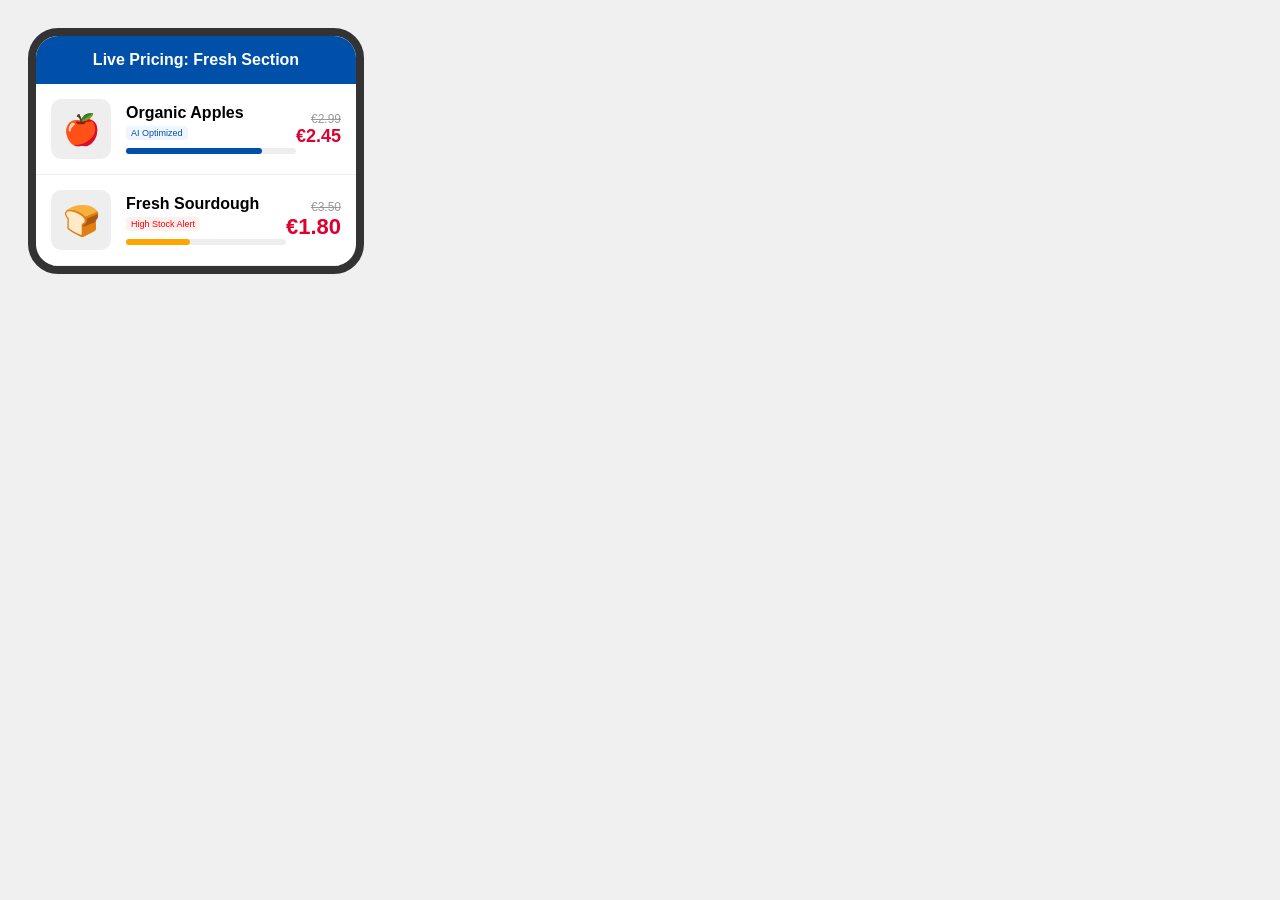
<file: Entrepreneurship/project/assets/ai.html>
<!DOCTYPE html>
<html lang="en">
<head>
    <meta charset="UTF-8">
    <style>
        :root {
            --lidl-blue: #0050aa;
            --lidl-yellow: #ffcc00;
            --discount-red: #df002e;
        }
        body { font-family: sans-serif; background: #f0f0f0; display: flex; justify: center; padding: 20px; }
        .app-screen {
            width: 320px; background: white; border: 8px solid #333; border-radius: 30px; overflow: hidden;
        }
        .header { background: var(--lidl-blue); color: white; padding: 15px; text-align: center; font-weight: bold; }
        .product-card { padding: 15px; border-bottom: 1px solid #eee; display: flex; align-items: center; }
        .product-img { width: 60px; height: 60px; background: #eee; border-radius: 10px; margin-right: 15px; display: flex; justify-content: center; align-items: center; font-size: 30px; }
        .info { flex-grow: 1; }
        .name { font-weight: bold; font-size: 16px; }
        .stock-bar { width: 100%; height: 6px; background: #eee; border-radius: 3px; margin-top: 8px; }
        .stock-fill { height: 100%; background: var(--lidl-blue); border-radius: 3px; }
        .price-tag { text-align: right; }
        .old-price { text-decoration: line-through; color: #999; font-size: 12px; }
        .current-price { color: var(--discount-red); font-weight: bold; font-size: 18px; }
        .ai-badge { font-size: 9px; background: #eef5ff; color: var(--lidl-blue); padding: 2px 5px; border-radius: 4px; margin-top: 4px; display: inline-block; }
    </small></style>
</head>
<body>
    <div class="app-screen">
        <div class="header">Live Pricing: Fresh Section</div>
        <div class="product-card">
            <div class="product-img">🍎</div>
            <div class="info">
                <div class="name">Organic Apples</div>
                <div class="ai-badge">AI Optimized</div>
                <div class="stock-bar"><div class="stock-fill" style="width: 80%;"></div></div>
            </div>
            <div class="price-tag">
                <div class="old-price">€2.99</div>
                <div class="current-price">€2.45</div>
            </div>
        </div>
        <div class="product-card">
            <div class="product-img">🍞</div>
            <div class="info">
                <div class="name">Fresh Sourdough</div>
                <div class="ai-badge" style="color:red; background:#fff0f0;">High Stock Alert</div>
                <div class="stock-bar"><div class="stock-fill" style="width: 40%; background: orange;"></div></div>
            </div>
            <div class="price-tag">
                <div class="old-price">€3.50</div>
                <div class="current-price" style="font-size: 22px;">€1.80</div>
            </div>
        </div>
    </div>
</body>
</html>
</file>
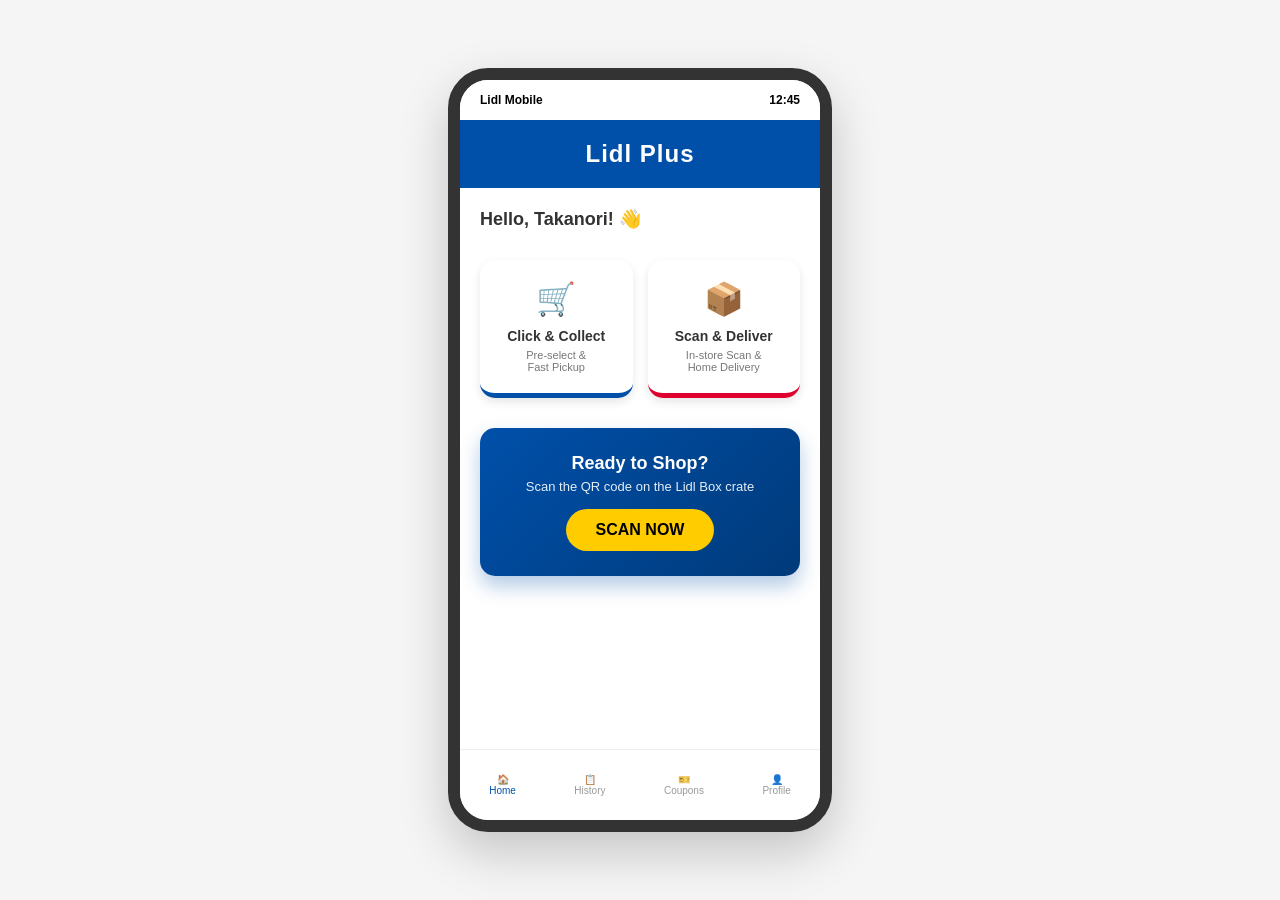
<file: Entrepreneurship/project/assets/interface.html>
<!DOCTYPE html>
<html lang="ja">
<head>
    <meta charset="UTF-8">
    <style>
        :root {
            --lidl-blue: #0050aa;
            --lidl-red: #df002e;
            --lidl-yellow: #ffcc00;
            --bg-color: #f5f5f5;
        }

        body {
            font-family: 'Helvetica Neue', Arial, sans-serif;
            background-color: var(--bg-color);
            display: flex;
            justify-content: center;
            align-items: center;
            height: 100vh;
            margin: 0;
        }

        /* スマホの外枠 */
        .iphone {
            width: 360px;
            height: 740px;
            background: white;
            border: 12px solid #333;
            border-radius: 40px;
            position: relative;
            box-shadow: 0 20px 50px rgba(0,0,0,0.2);
            overflow: hidden;
            display: flex;
            flex-direction: column;
        }

        /* ステータスバー風 */
        .status-bar {
            height: 40px;
            background: white;
            padding: 0 20px;
            display: flex;
            justify-content: space-between;
            align-items: center;
            font-size: 12px;
            font-weight: bold;
        }

        /* ヘッダー */
        header {
            background-color: var(--lidl-blue);
            color: white;
            padding: 20px;
            text-align: center;
        }

        header h1 {
            margin: 0;
            font-size: 24px;
            letter-spacing: 1px;
        }

        .user-greeting {
            padding: 20px;
            font-size: 18px;
            font-weight: bold;
            color: #333;
        }

        /* メインアクションエリア */
        .main-actions {
            display: grid;
            grid-template-columns: 1fr 1fr;
            gap: 15px;
            padding: 10px 20px;
        }

        .action-card {
            background: white;
            border-radius: 15px;
            padding: 20px 10px;
            text-align: center;
            box-shadow: 0 4px 10px rgba(0,0,0,0.1);
            border-bottom: 5px solid transparent;
            cursor: pointer;
            transition: transform 0.2s;
        }

        .action-card:active {
            transform: scale(0.95);
        }

        .card-blue { border-color: var(--lidl-blue); }
        .card-red { border-color: var(--lidl-red); }

        .icon {
            font-size: 32px;
            margin-bottom: 10px;
        }

        .card-title {
            font-size: 14px;
            font-weight: bold;
            color: #333;
            margin-bottom: 5px;
        }

        .card-desc {
            font-size: 11px;
            color: #777;
        }

        /* QRスキャンボタン */
        .scan-banner {
            margin: 20px;
            background: linear-gradient(135deg, var(--lidl-blue), #003a7a);
            border-radius: 15px;
            padding: 25px;
            color: white;
            text-align: center;
            box-shadow: 0 10px 20px rgba(0,80,170,0.3);
        }

        .scan-btn {
            background: var(--lidl-yellow);
            color: #000;
            border: none;
            padding: 12px 30px;
            border-radius: 25px;
            font-weight: bold;
            font-size: 16px;
            margin-top: 15px;
            cursor: pointer;
        }

        /* 下部ナビゲーション */
        nav {
            margin-top: auto;
            height: 70px;
            background: white;
            border-top: 1px solid #eee;
            display: flex;
            justify-content: space-around;
            align-items: center;
        }

        .nav-item {
            text-align: center;
            color: #999;
            font-size: 10px;
        }

        .nav-item.active {
            color: var(--lidl-blue);
        }
    </style>
</head>
<body>

<div class="iphone">
    <div class="status-bar">
        <span>Lidl Mobile</span>
        <span>12:45</span>
    </div>

    <header>
        <h1>Lidl Plus</h1>
    </header>

    <div class="user-greeting">
        Hello, Takanori! 👋
    </div>

    <div class="main-actions">
        <div class="action-card card-blue">
            <div class="icon">🛒</div>
            <div class="card-title">Click & Collect</div>
            <div class="card-desc">Pre-select &<br>Fast Pickup</div>
        </div>
        <div class="action-card card-red">
            <div class="icon">📦</div>
            <div class="card-title">Scan & Deliver</div>
            <div class="card-desc">In-store Scan &<br>Home Delivery</div>
        </div>
    </div>

    <div class="scan-banner">
        <div style="font-size: 18px; font-weight: bold;">Ready to Shop?</div>
        <div style="font-size: 13px; margin-top: 5px; opacity: 0.9;">Scan the QR code on the Lidl Box crate</div>
        <button class="scan-btn">SCAN NOW</button>
    </div>

    <nav>
        <div class="nav-item active">🏠<br>Home</div>
        <div class="nav-item">📋<br>History</div>
        <div class="nav-item">🎫<br>Coupons</div>
        <div class="nav-item">👤<br>Profile</div>
    </nav>
</div>

</body>
</html>
</file>
